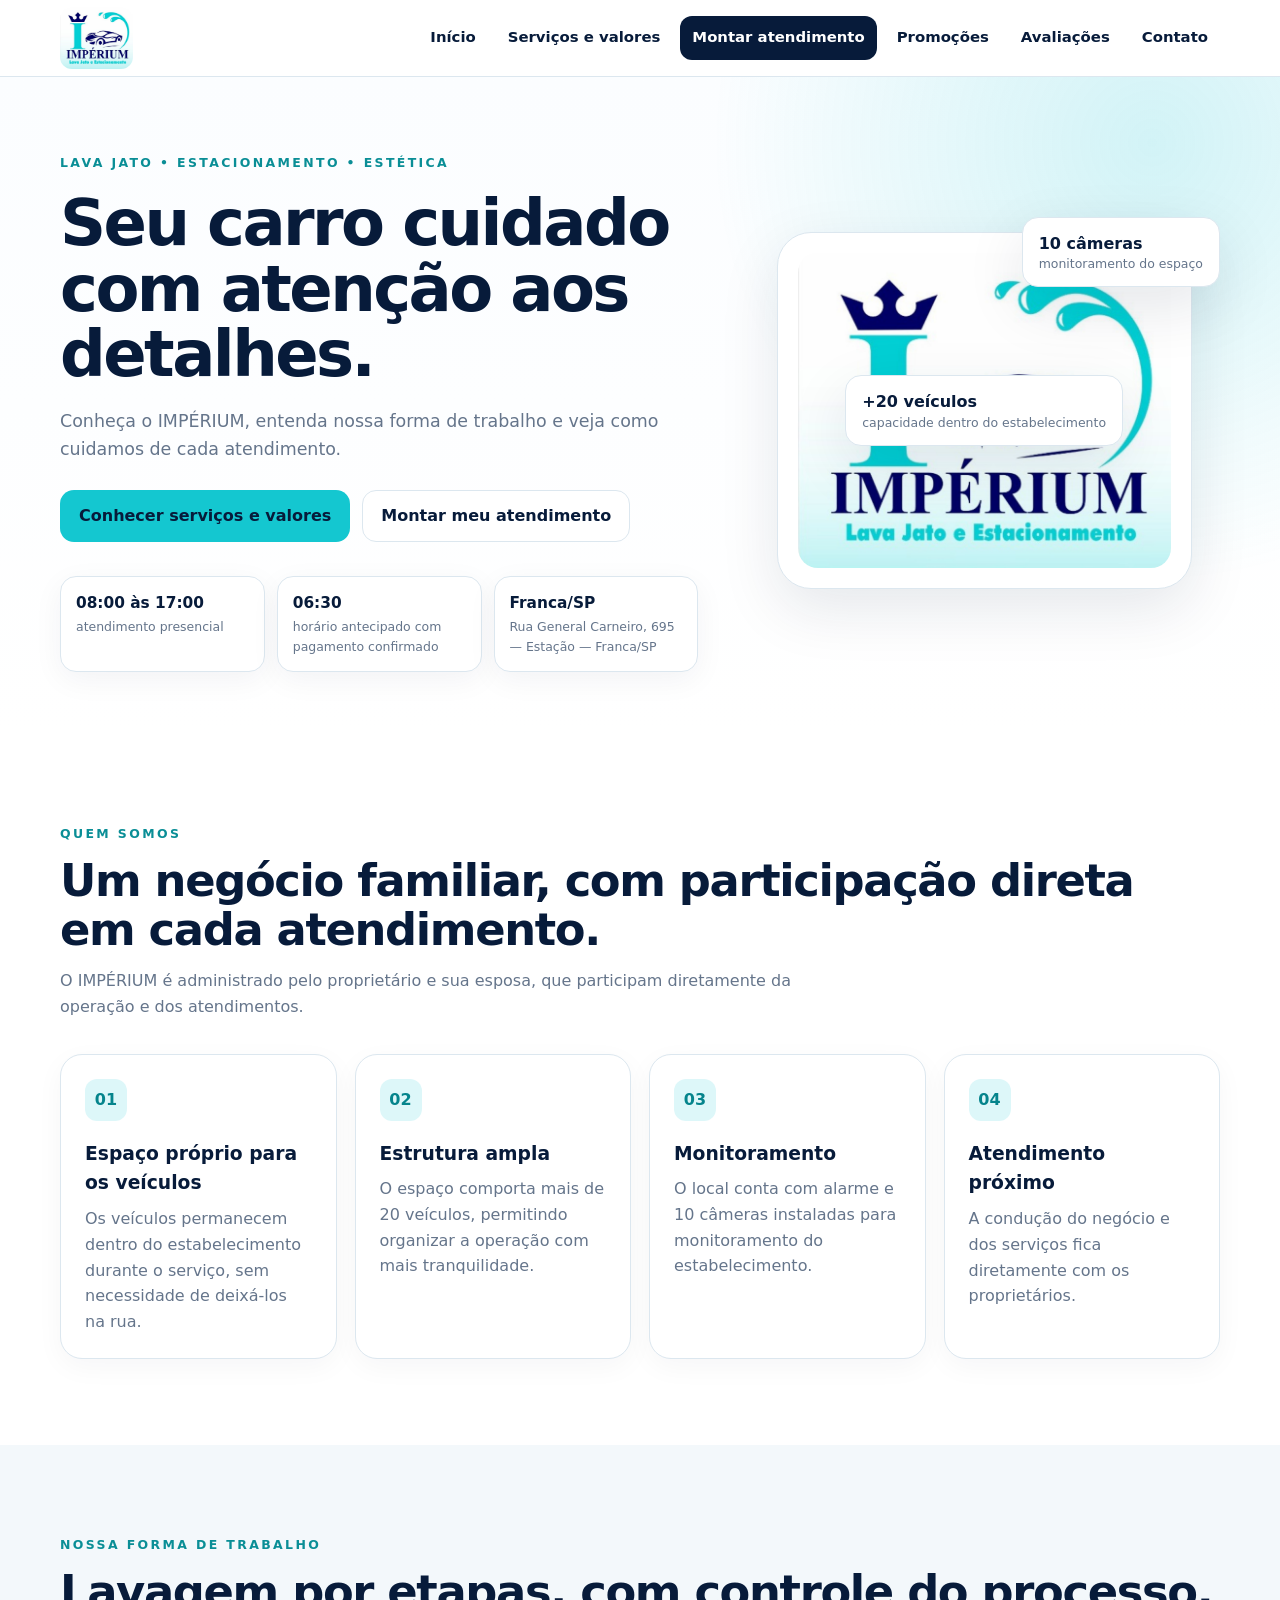
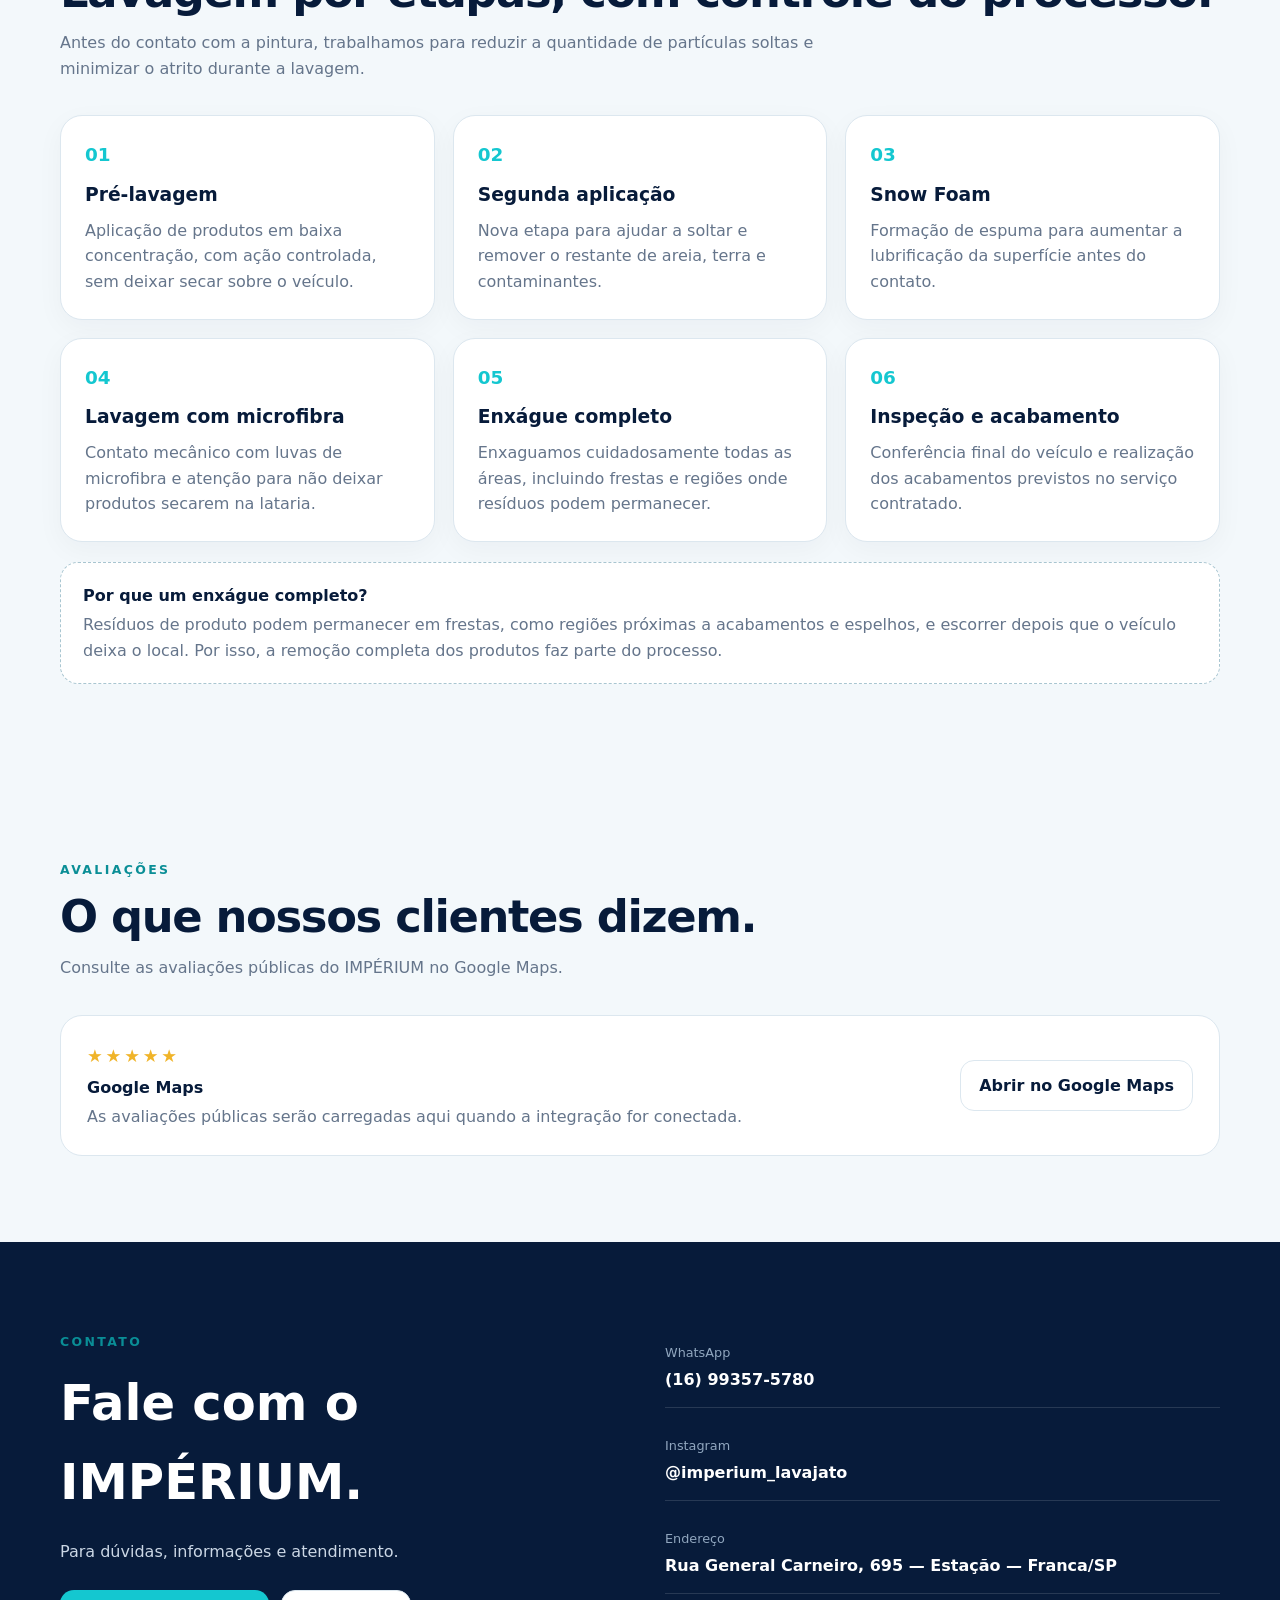
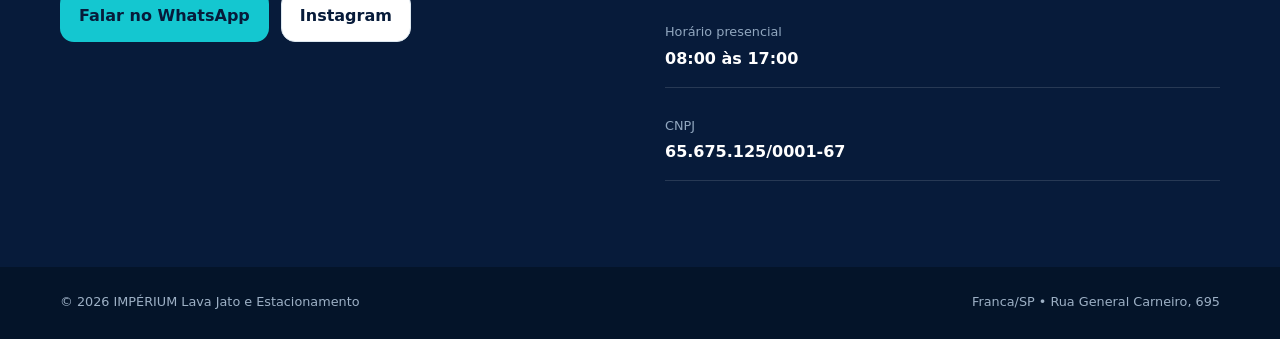
<file: index.html>
<!DOCTYPE html>
<html lang="pt-BR">
<head>
<meta charset="UTF-8"><meta name="viewport" content="width=device-width, initial-scale=1.0"><meta name="theme-color" content="#071b3a">
<meta id="meta-description" name="description" content="IMPÉRIUM Lava Jato e Estacionamento — Franca/SP."><title id="page-title">IMPÉRIUM | Lava Jato e Estacionamento</title>
<link rel="icon" type="image/jpeg" href="logo-imperium.jpg"><link rel="stylesheet" href="style.css">
</head>
<body>
<header class="site-header"><div class="container nav-wrap"><a class="brand" href="index.html"><img src="logo-imperium.jpg" alt="IMPÉRIUM Lava Jato e Estacionamento"></a><button class="menu-toggle" type="button" aria-label="Abrir menu">☰</button><nav class="main-nav"><a href="index.html">Início</a><a href="servicos.html">Serviços e valores</a><a href="montar.html" class="nav-cta">Montar atendimento</a><a href="promocoes.html">Promoções</a><a href="#avaliacoes">Avaliações</a><a href="#contato">Contato</a></nav></div></header>
<main>
<section class="hero" id="inicio"><div class="container hero-grid"><div class="hero-copy"><span class="eyebrow" data-config="hero_eyebrow">LAVA JATO • ESTACIONAMENTO • ESTÉTICA</span><h1 data-config="hero_titulo">Seu carro cuidado com atenção aos detalhes.</h1><p data-config="hero_texto">Conheça o IMPÉRIUM, entenda nossa forma de trabalho e veja como cuidamos de cada atendimento.</p><div class="hero-actions"><a class="btn btn-primary" href="servicos.html" data-config="hero_botao_servicos">Conhecer serviços e valores</a><a class="btn btn-secondary" href="montar.html" data-config="hero_botao_montar">Montar meu atendimento</a></div><div class="quick-info"><div><strong data-config="horario_presencial">08:00 às 17:00</strong><span>atendimento presencial</span></div><div><strong data-config="horario_antecipado">06:30</strong><span>horário antecipado com pagamento confirmado</span></div><div><strong>Franca/SP</strong><span data-config="endereco">Rua General Carneiro, 695 — Estação — Franca/SP</span></div></div></div><div class="hero-visual"><div class="logo-frame"><img src="logo-imperium.jpg" alt="IMPÉRIUM"></div><div class="hero-badge"><strong data-config="capacidade_veiculos">+20 veículos</strong><span>capacidade dentro do estabelecimento</span></div><div class="hero-badge"><strong data-config="quantidade_cameras">10 câmeras</strong><span>monitoramento do espaço</span></div></div></div></section>
<section class="section" id="empresa"><div class="container"><div class="section-heading"><span class="eyebrow">QUEM SOMOS</span><h2 data-config="quem_somos_titulo">Um negócio familiar, com participação direta em cada atendimento.</h2><p data-config="quem_somos_texto">O IMPÉRIUM é administrado pelo proprietário e sua esposa, que participam diretamente da operação e dos atendimentos.</p></div><div class="feature-grid"><article class="feature-card"><div class="icon">01</div><h3 data-config="empresa_card_1_titulo">Espaço próprio para os veículos</h3><p data-config="empresa_card_1_texto">Os veículos permanecem dentro do estabelecimento durante o serviço, sem necessidade de deixá-los na rua.</p></article><article class="feature-card"><div class="icon">02</div><h3 data-config="empresa_card_2_titulo">Estrutura ampla</h3><p data-config="empresa_card_2_texto">O espaço comporta mais de 20 veículos, permitindo organizar a operação com mais tranquilidade.</p></article><article class="feature-card"><div class="icon">03</div><h3 data-config="empresa_card_3_titulo">Monitoramento</h3><p data-config="empresa_card_3_texto">O local conta com alarme e 10 câmeras instaladas para monitoramento do estabelecimento.</p></article><article class="feature-card"><div class="icon">04</div><h3 data-config="empresa_card_4_titulo">Atendimento próximo</h3><p data-config="empresa_card_4_texto">A condução do negócio e dos serviços fica diretamente com os proprietários.</p></article></div></div></section>
<section class="section section-soft" id="processo"><div class="container"><div class="section-heading"><span class="eyebrow">NOSSA FORMA DE TRABALHO</span><h2 data-config="processo_titulo">Lavagem por etapas, com controle do processo.</h2><p data-config="processo_texto">Antes do contato com a pintura, trabalhamos para reduzir a quantidade de partículas soltas e minimizar o atrito durante a lavagem.</p></div><div class="process-grid"><article class="process-card"><span>01</span><h3 data-config="processo_1_titulo">Pré-lavagem</h3><p data-config="processo_1_texto">Aplicação de produtos em baixa concentração, com ação controlada, sem deixar secar sobre o veículo.</p></article><article class="process-card"><span>02</span><h3 data-config="processo_2_titulo">Segunda aplicação</h3><p data-config="processo_2_texto">Nova etapa para ajudar a soltar e remover o restante de areia, terra e contaminantes.</p></article><article class="process-card"><span>03</span><h3 data-config="processo_3_titulo">Snow Foam</h3><p data-config="processo_3_texto">Formação de espuma para aumentar a lubrificação da superfície antes do contato.</p></article><article class="process-card"><span>04</span><h3 data-config="processo_4_titulo">Lavagem com microfibra</h3><p data-config="processo_4_texto">Contato mecânico com luvas de microfibra e atenção para não deixar produtos secarem na lataria.</p></article><article class="process-card"><span>05</span><h3 data-config="processo_5_titulo">Enxágue completo</h3><p data-config="processo_5_texto">Enxaguamos cuidadosamente todas as áreas, incluindo frestas e regiões onde resíduos podem permanecer.</p></article><article class="process-card"><span>06</span><h3 data-config="processo_6_titulo">Inspeção e acabamento</h3><p data-config="processo_6_texto">Conferência final do veículo e realização dos acabamentos previstos no serviço contratado.</p></article></div><div class="process-note"><strong data-config="processo_nota_titulo">Por que um enxágue completo?</strong><p data-config="processo_nota_texto">Resíduos de produto podem permanecer em frestas, como regiões próximas a acabamentos e espelhos, e escorrer depois que o veículo deixa o local. Por isso, a remoção completa dos produtos faz parte do processo.</p></div></div></section>
<section class="section section-soft" id="avaliacoes"><div class="container"><div class="section-heading"><span class="eyebrow">AVALIAÇÕES</span><h2 data-config="avaliacoes_titulo">O que nossos clientes dizem.</h2><p data-config="avaliacoes_texto">Consulte as avaliações públicas do IMPÉRIUM no Google Maps.</p></div><div class="reviews-placeholder"><div class="review-placeholder-main"><span class="stars">★★★★★</span><strong>Google Maps</strong><p>As avaliações públicas serão carregadas aqui quando a integração for conectada.</p></div><a id="google-maps-link" class="btn btn-secondary" href="https://www.google.com/maps/search/?api=1&query=Imperium+Lava+Jato+Franca+SP" target="_blank" rel="noopener">Abrir no Google Maps</a></div></div></section>
<section class="section contact-section" id="contato"><div class="container contact-grid"><div><span class="eyebrow">CONTATO</span><h2 data-config="contato_titulo">Fale com o IMPÉRIUM.</h2><p data-config="contato_texto">Para dúvidas, informações e atendimento.</p><div class="contact-actions"><a id="whatsapp-link" class="btn btn-primary" href="https://wa.me/5516993575780" target="_blank" rel="noopener">Falar no WhatsApp</a><a id="instagram-link" class="btn btn-secondary" href="https://instagram.com/imperium_lavajato" target="_blank" rel="noopener">Instagram</a></div></div><div class="contact-list"><div><span>WhatsApp</span><strong data-config="whatsapp">(16) 99357-5780</strong></div><div><span>Instagram</span><strong data-config="instagram">@imperium_lavajato</strong></div><div><span>Endereço</span><strong data-config="endereco">Rua General Carneiro, 695 — Estação — Franca/SP</strong></div><div><span>Horário presencial</span><strong data-config="horario_presencial">08:00 às 17:00</strong></div><div><span>CNPJ</span><strong data-config="cnpj">65.675.125/0001-67</strong></div></div></div></section>
</main><footer class="site-footer"><div class="container footer-wrap"><span>© <span id="year"></span> <span data-config="nome_empresa">IMPÉRIUM Lava Jato e Estacionamento</span></span><span data-config="endereco">Franca/SP • Rua General Carneiro, 695</span></div></footer><script src="app.js"></script></body></html>
</file>
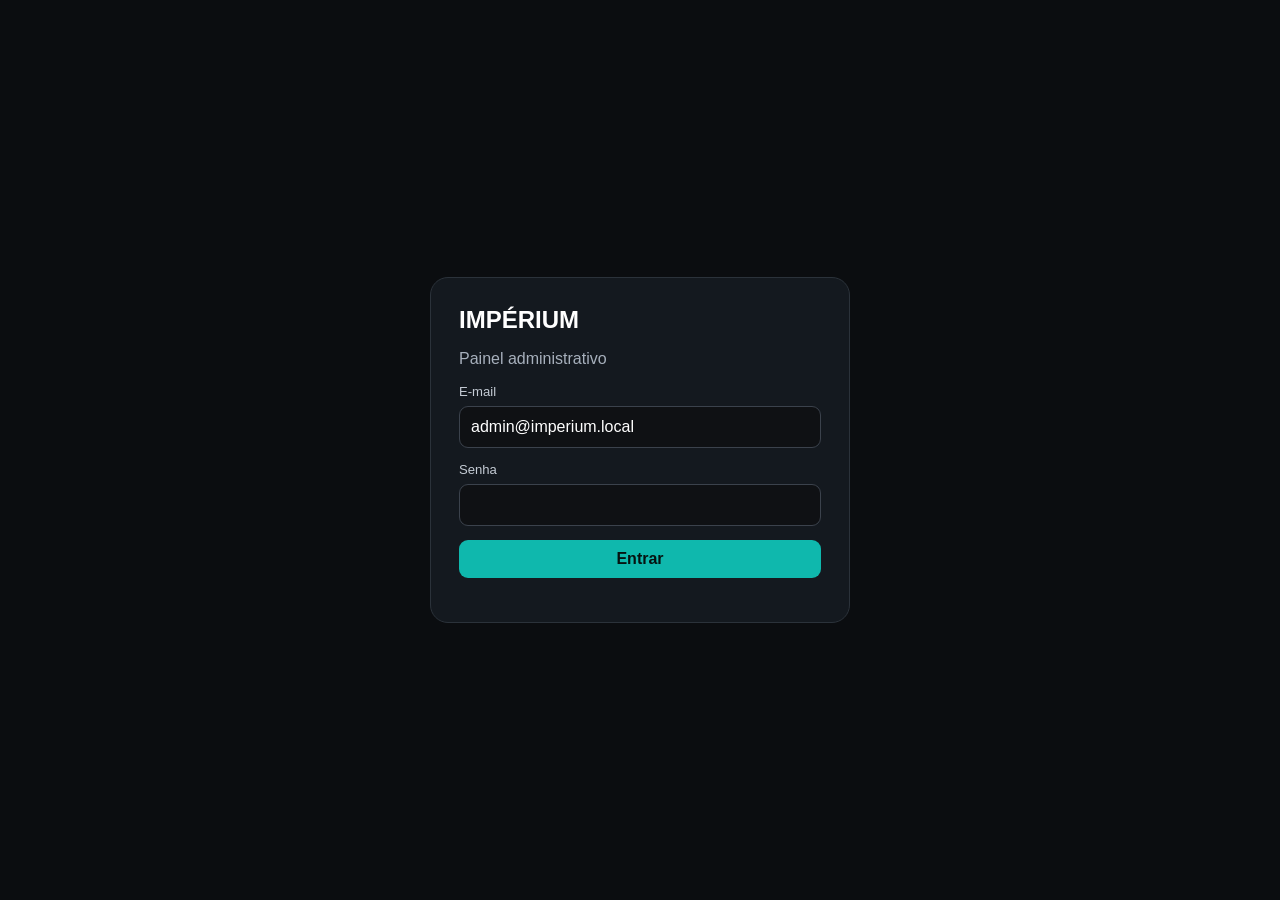
<file: admin-imperium-com-upload-r2.html>
<!doctype html>
<html lang="pt-BR">
<head>
  <meta charset="utf-8">
  <meta name="viewport" content="width=device-width,initial-scale=1">
  <meta name="robots" content="noindex,nofollow">
  <title>Administração | IMPÉRIUM</title>
  <style>
    :root{color-scheme:dark;--bg:#0b0d10;--panel:#14191f;--panel-2:#11151a;--line:#2b323a;--text:#fff;--muted:#a7b0bc;--brand:#0fb8ad;--danger:#8b2d2d}*{box-sizing:border-box}body{margin:0;font-family:Inter,Arial,sans-serif;background:var(--bg);color:var(--text)}button,input,textarea,select{font:inherit}.hidden{display:none!important}.login{min-height:100vh;display:grid;place-items:center;padding:16px}.login-box{width:min(420px,100%);padding:28px;border:1px solid var(--line);border-radius:18px;background:var(--panel)}.login-box h1{margin:0}.muted{color:var(--muted)}.field{display:flex;flex-direction:column;gap:7px;margin-bottom:14px}.field label{font-size:.82rem;color:#c5ccd5}.field input,.field textarea,.field select{width:100%;padding:11px;border:1px solid #3b424c;border-radius:9px;background:#0f1114;color:#fff}.field textarea{min-height:86px;resize:vertical}.btn{border:0;border-radius:9px;padding:10px 14px;cursor:pointer;font-weight:800}.primary{background:var(--brand);color:#061311}.secondary{background:#29313b;color:#fff}.danger{background:var(--danger);color:#fff}.layout{display:flex;min-height:100vh}.sidebar{width:235px;position:fixed;inset:0 auto 0 0;padding:20px;background:var(--panel-2);border-right:1px solid var(--line)}.sidebar h2{margin:0}.nav{margin-top:18px}.nav button{display:block;width:100%;margin:4px 0;padding:11px;border:0;border-radius:8px;background:transparent;color:#cfd5dc;text-align:left;cursor:pointer}.nav button:hover,.nav button.active{background:#1e2832;color:#fff}.main{width:calc(100% - 235px);margin-left:235px;padding:28px}.top{display:flex;justify-content:space-between;align-items:center;gap:16px;margin-bottom:22px}.top h1{margin:0}.panel{padding:20px;margin-bottom:18px;border:1px solid var(--line);border-radius:16px;background:var(--panel)}.grid{display:grid;grid-template-columns:1fr 1fr;gap:14px}.full{grid-column:1/-1}.actions{display:flex;align-items:center;gap:10px;flex-wrap:wrap}.cards{display:grid;grid-template-columns:repeat(4,1fr);gap:12px}.card{padding:16px;border:1px solid var(--line);border-radius:14px;background:var(--panel)}.card strong{display:block;margin-top:5px;font-size:1.6rem}.table-wrap{overflow:auto}.table{width:100%;border-collapse:collapse;min-width:680px}.table th,.table td{padding:10px;border-bottom:1px solid var(--line);text-align:left;vertical-align:top}.table td small{display:block;max-width:280px;white-space:nowrap;overflow:hidden;text-overflow:ellipsis}.status{display:inline-block;padding:4px 8px;border-radius:999px;background:#29313b;font-size:.75rem}.modal{position:fixed;z-index:20;inset:0;display:grid;place-items:center;padding:18px;background:#000b}.modal-box{width:min(780px,100%);max-height:92vh;overflow:auto;padding:22px;border:1px solid #3b424c;border-radius:16px;background:#151a20}.modal-box h2{margin-top:0}.section-copy{margin-top:0}.config-key{font:700 .8rem/1.2 monospace;color:#88d9d5}.image-thumb{width:46px;height:34px;object-fit:cover;border-radius:6px;vertical-align:middle;margin-right:8px}@media(max-width:880px){.cards{grid-template-columns:repeat(2,1fr)}}@media(max-width:650px){.layout{display:block}.sidebar{position:static;width:100%}.main{width:100%;margin:0;padding:17px}.grid,.cards{grid-template-columns:1fr}.top{align-items:flex-start;flex-direction:column}.sidebar .nav{display:flex;gap:4px;overflow:auto}.sidebar .nav button{min-width:max-content}.sidebar .nav #logout{margin-left:auto}}
  </style>
</head>
<body>
  <section id="login" class="login"><div class="login-box"><h1>IMPÉRIUM</h1><p class="muted">Painel administrativo</p><form id="login-form"><div class="field"><label for="login-email">E-mail</label><input id="login-email" type="email" value="admin@imperium.local" autocomplete="username"></div><div class="field"><label for="login-password">Senha</label><input id="login-password" type="password" required autocomplete="current-password"></div><button class="btn primary" style="width:100%">Entrar</button><p id="login-error" role="alert"></p></form></div></section>
  <div id="app" class="layout hidden"><aside class="sidebar"><h2>IMPÉRIUM</h2><p class="muted">Administração</p><nav class="nav"><button data-section="dashboard">Dashboard</button><button data-section="site">Página inicial</button><button data-section="servicos">Serviços</button><button data-section="promocoes">Promoções</button><button data-section="agendamentos">Agendamentos</button><button data-section="clientes">Clientes</button><button id="logout">Sair</button></nav></aside><main class="main"><div class="top"><div><h1 id="section-title">Dashboard</h1><p class="muted section-copy">Controle central do site e da operação.</p></div><button class="btn secondary" id="refresh">Atualizar</button></div><section id="sec-dashboard"></section><section id="sec-site" class="hidden"></section><section id="sec-servicos" class="hidden"></section><section id="sec-promocoes" class="hidden"></section><section id="sec-agendamentos" class="hidden"></section><section id="sec-clientes" class="hidden"></section></main></div>
  <div id="modal" class="modal hidden" role="dialog" aria-modal="true"></div>
  <script>
    "use strict";
    const API="https://imperium-api.imperiumlj.workers.dev";
    let TOKEN=localStorage.getItem("imperium_admin_token")||"";
    let SERVICES=[]; let PROMOTIONS=[]; let CONFIG={};
    const $=(selector,scope=document)=>scope.querySelector(selector);
    const esc=(value)=>String(value??"").replace(/[&<>'"]/g,char=>({"&":"&amp;","<":"&lt;",">":"&gt;","'":"&#039;",'"':"&quot;"})[char]);
    const money=value=>new Intl.NumberFormat("pt-BR",{style:"currency",currency:"BRL"}).format(Number(value)||0);
    async function api(path,opt={}){const response=await fetch(API+path,{...opt,headers:{"Content-Type":"application/json",Authorization:TOKEN?"Bearer "+TOKEN:"",...(opt.headers||{})}});let data={};try{data=await response.json()}catch{}if(!response.ok||data.sucesso===false)throw new Error(data.erro||"Erro na API");return data}
    async function uploadImage(file,pasta="servicos"){if(!file)return null;if(file.size>8*1024*1024)throw new Error("A imagem deve ter no máximo 8 MB.");const allowed=["image/jpeg","image/png","image/webp"];if(!allowed.includes(file.type))throw new Error("Use uma imagem JPG, PNG ou WEBP.");const form=new FormData();form.append("file",file);form.append("pasta",pasta);const response=await fetch(API+"/api/upload",{method:"POST",headers:{Authorization:TOKEN?"Bearer "+TOKEN:""},body:form});let data={};try{data=await response.json()}catch{}if(!response.ok||data.sucesso===false)throw new Error(data.erro||"Não foi possível enviar a imagem.");return data}
    function modal(html){$("#modal").innerHTML='<div class="modal-box">'+html+"</div>";$("#modal").classList.remove("hidden")}
    function closeModal(){$("#modal").classList.add("hidden");$("#modal").innerHTML=""}
    const titles={dashboard:"Dashboard",site:"Página inicial",servicos:"Serviços",promocoes:"Promoções",agendamentos:"Agendamentos",clientes:"Clientes"};
    async function show(section){document.querySelectorAll("main section").forEach(node=>node.classList.add("hidden"));$("#sec-"+section).classList.remove("hidden");$("#section-title").textContent=titles[section]||section;document.querySelectorAll("[data-section]").forEach(button=>button.classList.toggle("active",button.dataset.section===section));await loadSection(section)}
    async function loadSection(section){try{if(section==="dashboard")await dashboard();if(section==="site")await site();if(section==="servicos")await services();if(section==="promocoes")await promotions();if(section==="agendamentos")await bookings();if(section==="clientes")await clients()}catch(error){$("#sec-"+section).innerHTML='<div class="panel">Erro: '+esc(error.message)+"</div>"}}
    async function dashboard(){const d=await api("/api/dashboard");const data=d.dashboard||{};$("#sec-dashboard").innerHTML='<div class="cards"><div class="card">Serviços<strong>'+Number(data.servicos||0)+"</strong></div><div class=\"card\">Promoções<strong>"+Number(data.promocoes||0)+"</strong></div><div class=\"card\">Clientes<strong>"+Number(data.clientes||0)+"</strong></div><div class=\"card\">Agendamentos<strong>"+Number(data.agendamentos||0)+"</strong></div></div>"}
    const labels={nome_empresa:"Nome da empresa",whatsapp:"WhatsApp",instagram:"Instagram",instagram_url:"URL do Instagram",endereco:"Endereço",cnpj:"CNPJ",seo_titulo:"Título SEO",seo_descricao:"Descrição SEO",hero_eyebrow:"Hero — texto superior",hero_titulo:"Hero — título",hero_texto:"Hero — texto",horario_presencial:"Horário presencial",horario_antecipado:"Horário antecipado",motor_aviso:"Aviso da lavagem de motor"};
    async function site(){const d=await api("/api/configuracoes");CONFIG=d.configuracoes||{};const keys=Object.keys(CONFIG).sort();$("#sec-site").innerHTML='<div class="panel"><p class="muted">Altere os textos e parâmetros já cadastrados. As chaves técnicas são exibidas para não perder nenhuma configuração existente.</p><div class="grid">'+keys.map(key=>'<div class="field '+(String(CONFIG[key]).length>90?"full":"")+'"><label>'+esc(labels[key]||key)+' <span class="config-key">'+esc(key)+"</span></label>"+(String(CONFIG[key]).length>90?'<textarea data-config="'+esc(key)+'">'+esc(CONFIG[key])+"</textarea>":'<input data-config="'+esc(key)+'" value="'+esc(CONFIG[key])+'">')+"</div>").join("")+'</div><button class="btn primary" id="save-config">Salvar configurações</button></div>';$("#save-config").onclick=saveConfig}
    async function saveConfig(){const payload={};document.querySelectorAll("[data-config]").forEach(input=>payload[input.dataset.config]=input.value);await api("/api/configuracoes",{method:"PUT",body:JSON.stringify(payload)});alert("Configurações salvas.");await site()}
    async function services(){const d=await api("/api/servicos?admin=1");SERVICES=d.servicos||[];const categoryList=[...new Set(SERVICES.map(service=>String(service.categoria||"Outros").trim()||"Outros"))];$("#sec-servicos").innerHTML='<div class="panel"><div class="actions"><button class="btn primary" id="new-service">Novo serviço</button><span class="muted">Os detalhes salvos aqui aparecem no catálogo e na página “Saiba mais”.</span></div></div><div class="panel"><p class="muted">Categorias cadastradas: '+(categoryList.length?categoryList.map(esc).join(" · "):"nenhuma")+'</p><div class="table-wrap"><table class="table"><thead><tr><th>Serviço</th><th>Categoria</th><th>Preço</th><th>Duração</th><th>Ordem</th><th>Status</th><th>Ações</th></tr></thead><tbody>'+SERVICES.map(service=>'<tr><td>'+(service.imagem?'<img class="image-thumb" src="'+esc(service.imagem)+'" alt="">':"")+'<strong>'+esc(service.nome)+'</strong><small>'+esc(service.descricao_curta||service.descricao||"Sem resumo")+'</small></td><td>'+esc(service.categoria||"Outros")+'</td><td>'+money(service.preco)+(service.preco_tipo==="a_partir_de"?' <span class="status">a partir</span>':"")+'</td><td>'+Number(service.duracao_minutos||0)+' min</td><td>'+Number(service.ordem||0)+'</td><td>'+(Number(service.ativo)===1?"Ativo":"Inativo")+'</td><td><button class="btn secondary" data-edit-service="'+Number(service.id)+'">Editar</button> <button class="btn danger" data-disable-service="'+Number(service.id)+'">Desativar</button></td></tr>').join("")+'</tbody></table></div></div>';$("#new-service").onclick=()=>openService();document.querySelectorAll("[data-edit-service]").forEach(button=>button.onclick=()=>openService(Number(button.dataset.editService)));document.querySelectorAll("[data-disable-service]").forEach(button=>button.onclick=()=>deleteService(Number(button.dataset.disableService)))}
    function openService(id){const service=SERVICES.find(item=>Number(item.id)===Number(id))||{};const categories=[...new Set(SERVICES.map(item=>item.categoria).filter(Boolean))];const short=service.descricao_curta||service.descricao||"";const complete=service.descricao_completa||service.descricao||"";modal(`<h2>${id?"Editar":"Novo"} serviço</h2><p class="muted">Use uma linha por item incluso. O catálogo usa a descrição curta; a página individual usa a completa.</p><div class="grid"><div class="field"><label>Nome *</label><input id="sf-name" value="${esc(service.nome||"")}"></div><div class="field"><label>Categoria *</label><input id="sf-category" list="categories" value="${esc(service.categoria||"Lavagem")}"><datalist id="categories">${categories.map(category=>`<option value="${esc(category)}">`).join("")}</datalist></div><div class="field full"><label>Imagem do serviço</label><input id="sf-image-file" type="file" accept="image/jpeg,image/png,image/webp"><small class="muted">JPG, PNG ou WEBP • máximo 8 MB.</small><div id="sf-image-preview" style="margin-top:8px">${service.imagem?`<img src="${esc(service.imagem)}" alt="" style="display:block;max-width:220px;max-height:140px;border-radius:10px;object-fit:cover;border:1px solid #2b323a">`:''}</div><input id="sf-image" type="hidden" value="${esc(service.imagem||"")}"></div><div class="field full"><label>Descrição curta</label><textarea id="sf-short">${esc(short)}</textarea></div><div class="field full"><label>Descrição completa</label><textarea id="sf-complete">${esc(complete)}</textarea></div><div class="field full"><label>O que está incluído</label><textarea id="sf-items" placeholder="Um item por linha">${esc(service.itens_inclusos||"")}</textarea></div><div class="field full"><label>Observações, indicações ou restrições</label><textarea id="sf-notes">${esc(service.observacoes||"")}</textarea></div><div class="field"><label>Preço *</label><input id="sf-price" type="number" min="0" step="0.01" value="${Number(service.preco||0)}"></div><div class="field"><label>Tipo de preço</label><select id="sf-price-type"><option value="fixo" ${service.preco_tipo!=="a_partir_de"?"selected":""}>Preço fixo</option><option value="a_partir_de" ${service.preco_tipo==="a_partir_de"?"selected":""}>A partir de</option></select></div><div class="field"><label>Duração (minutos)</label><input id="sf-duration" type="number" min="0" step="1" value="${Number(service.duracao_minutos||0)}"></div><div class="field"><label>Ordem de exibição</label><input id="sf-order" type="number" step="1" value="${Number(service.ordem||0)}"></div><div class="field"><label><input id="sf-active" type="checkbox" ${Number(service.ativo||0)===1||!id?"checked":""}> Serviço ativo no site</label></div></div><div class="actions"><button class="btn primary" id="save-service">Salvar serviço</button><button class="btn secondary" id="cancel-service">Cancelar</button></div>`);$("#sf-image-file").onchange=()=>{const file=$("#sf-image-file").files[0];if(!file)return;const preview=$("#sf-image-preview");const url=URL.createObjectURL(file);preview.innerHTML='<img src="'+url+'" alt="" style="display:block;max-width:220px;max-height:140px;border-radius:10px;object-fit:cover;border:1px solid #2b323a">'};$("#save-service").onclick=()=>saveService(id);$("#cancel-service").onclick=closeModal}
    async function saveService(id){const nome=$("#sf-name").value.trim(),categoria=$("#sf-category").value.trim();if(!nome||!categoria){alert("Preencha o nome e a categoria.");return}try{const file=$("#sf-image-file")?.files?.[0];let imagem=$("#sf-image").value.trim();if(file){const upload=await uploadImage(file,"servicos");imagem=upload.url||""}const short=$("#sf-short").value.trim();const body={nome,categoria,imagem,descricao:short,descricao_curta:short,descricao_completa:$("#sf-complete").value.trim(),itens_inclusos:$("#sf-items").value.trim(),observacoes:$("#sf-notes").value.trim(),preco:Number($("#sf-price").value||0),preco_tipo:$("#sf-price-type").value,duracao_minutos:Number($("#sf-duration").value||0),ordem:Number($("#sf-order").value||0),ativo:$("#sf-active").checked?1:0};await api(id?"/api/servicos/"+id:"/api/servicos",{method:id?"PUT":"POST",body:JSON.stringify(body)});closeModal();await services()}catch(error){alert(error.message||"Não foi possível salvar o serviço.")}}
    async function deleteService(id){if(!confirm("Desativar este serviço? Ele deixará de aparecer para os clientes."))return;await api("/api/servicos/"+id,{method:"DELETE"});await services()}
    async function promotions(){const d=await api("/api/promocoes?admin=1");PROMOTIONS=d.promocoes||[];$("#sec-promocoes").innerHTML='<div class="panel"><button class="btn primary" id="new-promotion">Nova promoção</button></div><div class="panel table-wrap"><table class="table"><thead><tr><th>Título</th><th>Preço</th><th>Período</th><th>Status</th><th>Ações</th></tr></thead><tbody>'+PROMOTIONS.map(promo=>'<tr><td>'+esc(promo.titulo)+'</td><td>'+money(promo.preco)+'</td><td>'+esc(promo.data_inicio||"-")+" → "+esc(promo.data_fim||"-")+'</td><td>'+(Number(promo.ativo)===1?"Ativa":"Inativa")+'</td><td><button class="btn secondary" data-edit-promo="'+Number(promo.id)+'">Editar</button> <button class="btn danger" data-delete-promo="'+Number(promo.id)+'">Desativar</button></td></tr>').join("")+'</tbody></table></div>';$("#new-promotion").onclick=()=>openPromotion();document.querySelectorAll("[data-edit-promo]").forEach(button=>button.onclick=()=>openPromotion(Number(button.dataset.editPromo)));document.querySelectorAll("[data-delete-promo]").forEach(button=>button.onclick=()=>deletePromotion(Number(button.dataset.deletePromo)))}
    function openPromotion(id){const promo=PROMOTIONS.find(item=>Number(item.id)===Number(id))||{};modal(`<h2>${id?"Editar":"Nova"} promoção</h2><div class="grid"><div class="field"><label>Título *</label><input id="pf-title" value="${esc(promo.titulo||"")}"></div><div class="field"><label>Imagem — URL pública</label><input id="pf-image" type="url" value="${esc(promo.imagem||"")}"></div><div class="field"><label>Preço promocional</label><input id="pf-price" type="number" min="0" step="0.01" value="${Number(promo.preco||0)}"></div><div class="field"><label>Preço anterior</label><input id="pf-previous" type="number" min="0" step="0.01" value="${Number(promo.preco_anterior||0)}"></div><div class="field"><label>Início</label><input id="pf-start" type="date" value="${esc(promo.data_inicio||"")}"></div><div class="field"><label>Fim</label><input id="pf-end" type="date" value="${esc(promo.data_fim||"")}"></div><div class="field full"><label>Descrição</label><textarea id="pf-description">${esc(promo.descricao||"")}</textarea></div><div class="field"><label><input id="pf-active" type="checkbox" ${Number(promo.ativo||0)===1||!id?"checked":""}> Promoção ativa</label></div></div><div class="actions"><button class="btn primary" id="save-promotion">Salvar</button><button class="btn secondary" id="cancel-promotion">Cancelar</button></div>`);$("#save-promotion").onclick=()=>savePromotion(id);$("#cancel-promotion").onclick=closeModal}
    async function savePromotion(id){const titulo=$("#pf-title").value.trim();if(!titulo){alert("Preencha o título da promoção.");return}const body={titulo,imagem:$("#pf-image").value.trim(),descricao:$("#pf-description").value.trim(),preco:Number($("#pf-price").value||0),preco_anterior:Number($("#pf-previous").value)||null,data_inicio:$("#pf-start").value||null,data_fim:$("#pf-end").value||null,ativo:$("#pf-active").checked?1:0};await api(id?"/api/promocoes/"+id:"/api/promocoes",{method:id?"PUT":"POST",body:JSON.stringify(body)});closeModal();await promotions()}
    async function deletePromotion(id){if(!confirm("Desativar esta promoção?"))return;await api("/api/promocoes/"+id,{method:"DELETE"});await promotions()}
    async function bookings(){const d=await api("/api/agendamentos");const rows=d.agendamentos||[];const body=rows.map(row=>`<tr><td><strong>${esc(row.cliente||"-")}</strong><small>${esc(row.telefone||"")}</small></td><td>${esc(row.data||"-")}<small>${esc(row.hora_inicio||"")} — ${esc(row.hora_fim||"")}</small></td><td>${esc(row.servicos_nomes||"-")}</td><td>${money(row.total)}</td><td><span class="status">${esc(row.status||"pendente")}</span></td><td><button class="btn secondary" data-edit-booking="${Number(row.id)}">Editar</button></td></tr>`).join("");$("#sec-agendamentos").innerHTML='<div class="panel table-wrap"><table class="table"><thead><tr><th>Cliente</th><th>Data e horário</th><th>Serviços</th><th>Valor</th><th>Status</th><th></th></tr></thead><tbody>'+body+'</tbody></table></div>';document.querySelectorAll("[data-edit-booking]").forEach(button=>button.onclick=()=>openBooking(Number(button.dataset.editBooking),rows))}
    function openBooking(id,rows){const booking=rows.find(item=>Number(item.id)===Number(id));if(!booking)return;modal(`<h2>Agendamento #${booking.id}</h2><p><strong>${esc(booking.cliente||"-")}</strong> — ${esc(booking.data)} às ${esc(booking.hora_inicio||"")}</p><p class="muted">Ligação se antecipar: ${Number(booking.receber_ligacao_antecipacao)===1?"Sim":"Não"} · Ciência motor: ${Number(booking.ciencia_lavagem_motor)===1?"Sim":"Não"} · Pagamento: ${Number(booking.pagamento_confirmado)===1?"Confirmado":"Pendente"}</p><div class="field"><label>Status</label><select id="bf-status"><option value="pendente">Pendente</option><option value="agendado">Agendado</option><option value="confirmado">Confirmado</option><option value="em_andamento">Em andamento</option><option value="concluido">Concluído</option><option value="cancelado">Cancelado</option></select></div><div class="field"><label>Observações</label><textarea id="bf-notes">${esc(booking.observacoes||"")}</textarea></div><div class="actions"><button class="btn primary" id="save-booking">Salvar</button><button class="btn secondary" id="cancel-booking">Cancelar</button></div>`);$("#bf-status").value=booking.status||"pendente";$("#save-booking").onclick=()=>saveBooking(id);$("#cancel-booking").onclick=closeModal}
    async function saveBooking(id){await api("/api/agendamentos/"+id,{method:"PUT",body:JSON.stringify({status:$("#bf-status").value,observacoes:$("#bf-notes").value})});closeModal();await bookings()}
    async function clients(){const d=await api("/api/clientes");const rows=d.clientes||[];$("#sec-clientes").innerHTML='<div class="panel table-wrap"><table class="table"><thead><tr><th>Nome</th><th>WhatsApp</th><th>E-mail</th><th>Cadastro</th></tr></thead><tbody>'+rows.map(row=>'<tr><td>'+esc(row.nome)+'</td><td>'+esc(row.telefone||"-")+'</td><td>'+esc(row.email||"-")+'</td><td>'+esc(row.criado_em||"-")+'</td></tr>').join("")+'</tbody></table></div>'}
    async function login(event){event.preventDefault();try{const d=await api("/api/login",{method:"POST",body:JSON.stringify({email:$("#login-email").value,password:$("#login-password").value})});TOKEN=d.token;localStorage.setItem("imperium_admin_token",TOKEN);openApp()}catch(error){$("#login-error").textContent=error.message;$("#login-error").style.color="#ff8f8f"}}
    function logout(){TOKEN="";localStorage.removeItem("imperium_admin_token");location.reload()}
    function openApp(){$("#login").classList.add("hidden");$("#app").classList.remove("hidden");show("dashboard")}
    $("#login-form").onsubmit=login;$("#logout").onclick=logout;$("#refresh").onclick=()=>{const section=$("main section:not(.hidden)").id.replace("sec-","");loadSection(section)};document.querySelectorAll("[data-section]").forEach(button=>button.onclick=()=>show(button.dataset.section));if(TOKEN)openApp();
  </script>
</body>
</html>
</file>
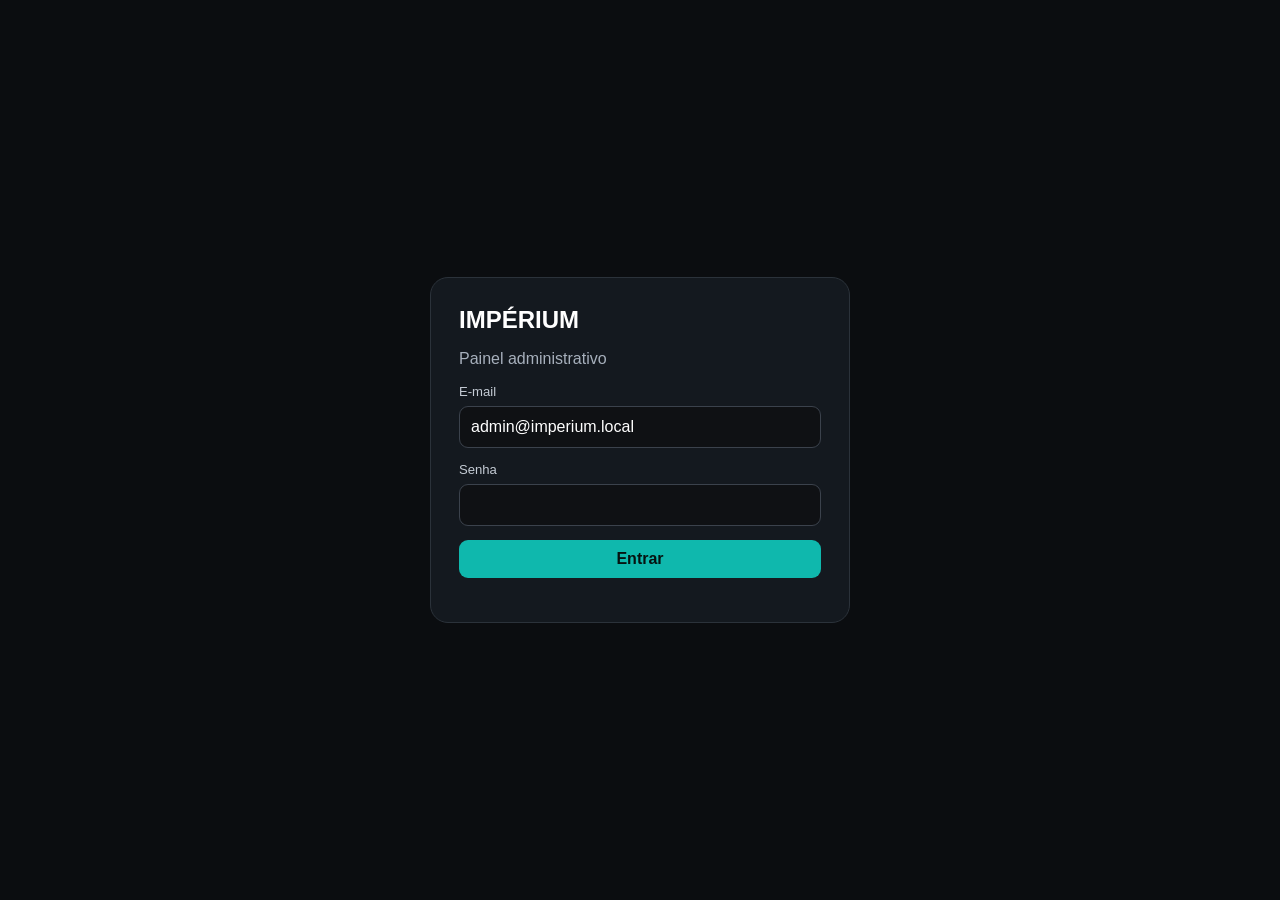
<file: admin.html>
<!doctype html>
<html lang="pt-BR">
<head>
  <meta charset="utf-8">
  <meta name="viewport" content="width=device-width,initial-scale=1">
  <meta name="robots" content="noindex,nofollow">
  <title>Administração | IMPÉRIUM</title>
  <style>
    :root{color-scheme:dark;--bg:#0b0d10;--panel:#14191f;--panel-2:#11151a;--line:#2b323a;--text:#fff;--muted:#a7b0bc;--brand:#0fb8ad;--danger:#8b2d2d}*{box-sizing:border-box}body{margin:0;font-family:Inter,Arial,sans-serif;background:var(--bg);color:var(--text)}button,input,textarea,select{font:inherit}.hidden{display:none!important}.login{min-height:100vh;display:grid;place-items:center;padding:16px}.login-box{width:min(420px,100%);padding:28px;border:1px solid var(--line);border-radius:18px;background:var(--panel)}.login-box h1{margin:0}.muted{color:var(--muted)}.field{display:flex;flex-direction:column;gap:7px;margin-bottom:14px}.field label{font-size:.82rem;color:#c5ccd5}.field input,.field textarea,.field select{width:100%;padding:11px;border:1px solid #3b424c;border-radius:9px;background:#0f1114;color:#fff}.field textarea{min-height:86px;resize:vertical}.btn{border:0;border-radius:9px;padding:10px 14px;cursor:pointer;font-weight:800}.primary{background:var(--brand);color:#061311}.secondary{background:#29313b;color:#fff}.danger{background:var(--danger);color:#fff}.layout{display:flex;min-height:100vh}.sidebar{width:235px;position:fixed;inset:0 auto 0 0;padding:20px;background:var(--panel-2);border-right:1px solid var(--line)}.sidebar h2{margin:0}.nav{margin-top:18px}.nav button{display:block;width:100%;margin:4px 0;padding:11px;border:0;border-radius:8px;background:transparent;color:#cfd5dc;text-align:left;cursor:pointer}.nav button:hover,.nav button.active{background:#1e2832;color:#fff}.main{width:calc(100% - 235px);margin-left:235px;padding:28px}.top{display:flex;justify-content:space-between;align-items:center;gap:16px;margin-bottom:22px}.top h1{margin:0}.panel{padding:20px;margin-bottom:18px;border:1px solid var(--line);border-radius:16px;background:var(--panel)}.grid{display:grid;grid-template-columns:1fr 1fr;gap:14px}.full{grid-column:1/-1}.actions{display:flex;align-items:center;gap:10px;flex-wrap:wrap}.cards{display:grid;grid-template-columns:repeat(4,1fr);gap:12px}.card{padding:16px;border:1px solid var(--line);border-radius:14px;background:var(--panel)}.card strong{display:block;margin-top:5px;font-size:1.6rem}.table-wrap{overflow:auto}.table{width:100%;border-collapse:collapse;min-width:680px}.table th,.table td{padding:10px;border-bottom:1px solid var(--line);text-align:left;vertical-align:top}.table td small{display:block;max-width:280px;white-space:nowrap;overflow:hidden;text-overflow:ellipsis}.status{display:inline-block;padding:4px 8px;border-radius:999px;background:#29313b;font-size:.75rem}.modal{position:fixed;z-index:20;inset:0;display:grid;place-items:center;padding:18px;background:#000b}.modal-box{width:min(780px,100%);max-height:92vh;overflow:auto;padding:22px;border:1px solid #3b424c;border-radius:16px;background:#151a20}.modal-box h2{margin-top:0}.section-copy{margin-top:0}.config-key{font:700 .8rem/1.2 monospace;color:#88d9d5}.image-thumb{width:46px;height:34px;object-fit:cover;border-radius:6px;vertical-align:middle;margin-right:8px}@media(max-width:880px){.cards{grid-template-columns:repeat(2,1fr)}}@media(max-width:650px){.layout{display:block}.sidebar{position:static;width:100%}.main{width:100%;margin:0;padding:17px}.grid,.cards{grid-template-columns:1fr}.top{align-items:flex-start;flex-direction:column}.sidebar .nav{display:flex;gap:4px;overflow:auto}.sidebar .nav button{min-width:max-content}.sidebar .nav #logout{margin-left:auto}}
  </style>
</head>
<body>
  <section id="login" class="login"><div class="login-box"><h1>IMPÉRIUM</h1><p class="muted">Painel administrativo</p><form id="login-form"><div class="field"><label for="login-email">E-mail</label><input id="login-email" type="email" value="admin@imperium.local" autocomplete="username"></div><div class="field"><label for="login-password">Senha</label><input id="login-password" type="password" required autocomplete="current-password"></div><button class="btn primary" style="width:100%">Entrar</button><p id="login-error" role="alert"></p></form></div></section>
  <div id="app" class="layout hidden"><aside class="sidebar"><h2>IMPÉRIUM</h2><p class="muted">Administração</p><nav class="nav"><button data-section="dashboard">Dashboard</button><button data-section="site">Página inicial</button><button data-section="servicos">Serviços</button><button data-section="promocoes">Promoções</button><button data-section="agendamentos">Agendamentos</button><button data-section="clientes">Clientes</button><button id="logout">Sair</button></nav></aside><main class="main"><div class="top"><div><h1 id="section-title">Dashboard</h1><p class="muted section-copy">Controle central do site e da operação.</p></div><button class="btn secondary" id="refresh">Atualizar</button></div><section id="sec-dashboard"></section><section id="sec-site" class="hidden"></section><section id="sec-servicos" class="hidden"></section><section id="sec-promocoes" class="hidden"></section><section id="sec-agendamentos" class="hidden"></section><section id="sec-clientes" class="hidden"></section></main></div>
  <div id="modal" class="modal hidden" role="dialog" aria-modal="true"></div>
  <script>
    "use strict";
    const API="https://imperium-api.imperiumlj.workers.dev";
    let TOKEN=localStorage.getItem("imperium_admin_token")||"";
    let SERVICES=[]; let PROMOTIONS=[]; let CONFIG={};
    const $=(selector,scope=document)=>scope.querySelector(selector);
    const esc=(value)=>String(value??"").replace(/[&<>'"]/g,char=>({"&":"&amp;","<":"&lt;",">":"&gt;","'":"&#039;",'"':"&quot;"})[char]);
    const money=value=>new Intl.NumberFormat("pt-BR",{style:"currency",currency:"BRL"}).format(Number(value)||0);
    async function api(path,opt={}){const response=await fetch(API+path,{...opt,headers:{"Content-Type":"application/json",Authorization:TOKEN?"Bearer "+TOKEN:"",...(opt.headers||{})}});let data={};try{data=await response.json()}catch{}if(!response.ok||data.sucesso===false)throw new Error(data.erro||"Erro na API");return data}
    async function uploadImage(file,pasta="servicos"){if(!file)return null;if(file.size>8*1024*1024)throw new Error("A imagem deve ter no máximo 8 MB.");const allowed=["image/jpeg","image/png","image/webp"];if(!allowed.includes(file.type))throw new Error("Use uma imagem JPG, PNG ou WEBP.");const form=new FormData();form.append("file",file);form.append("pasta",pasta);const response=await fetch(API+"/api/upload",{method:"POST",headers:{Authorization:TOKEN?"Bearer "+TOKEN:""},body:form});let data={};try{data=await response.json()}catch{}if(!response.ok||data.sucesso===false)throw new Error(data.erro||"Não foi possível enviar a imagem.");return data}
    function modal(html){$("#modal").innerHTML='<div class="modal-box">'+html+"</div>";$("#modal").classList.remove("hidden")}
    function closeModal(){$("#modal").classList.add("hidden");$("#modal").innerHTML=""}
    const titles={dashboard:"Dashboard",site:"Página inicial",servicos:"Serviços",promocoes:"Promoções",agendamentos:"Agendamentos",clientes:"Clientes"};
    async function show(section){document.querySelectorAll("main section").forEach(node=>node.classList.add("hidden"));$("#sec-"+section).classList.remove("hidden");$("#section-title").textContent=titles[section]||section;document.querySelectorAll("[data-section]").forEach(button=>button.classList.toggle("active",button.dataset.section===section));await loadSection(section)}
    async function loadSection(section){try{if(section==="dashboard")await dashboard();if(section==="site")await site();if(section==="servicos")await services();if(section==="promocoes")await promotions();if(section==="agendamentos")await bookings();if(section==="clientes")await clients()}catch(error){$("#sec-"+section).innerHTML='<div class="panel">Erro: '+esc(error.message)+"</div>"}}
    async function dashboard(){const d=await api("/api/dashboard");const data=d.dashboard||{};$("#sec-dashboard").innerHTML='<div class="cards"><div class="card">Serviços<strong>'+Number(data.servicos||0)+"</strong></div><div class=\"card\">Promoções<strong>"+Number(data.promocoes||0)+"</strong></div><div class=\"card\">Clientes<strong>"+Number(data.clientes||0)+"</strong></div><div class=\"card\">Agendamentos<strong>"+Number(data.agendamentos||0)+"</strong></div></div>"}
    const labels={nome_empresa:"Nome da empresa",whatsapp:"WhatsApp",instagram:"Instagram",instagram_url:"URL do Instagram",endereco:"Endereço",cnpj:"CNPJ",seo_titulo:"Título SEO",seo_descricao:"Descrição SEO",hero_eyebrow:"Hero — texto superior",hero_titulo:"Hero — título",hero_texto:"Hero — texto",horario_presencial:"Horário presencial",horario_antecipado:"Horário antecipado",motor_aviso:"Aviso da lavagem de motor"};
    async function site(){const d=await api("/api/configuracoes");CONFIG=d.configuracoes||{};const keys=Object.keys(CONFIG).sort();$("#sec-site").innerHTML='<div class="panel"><p class="muted">Altere os textos e parâmetros já cadastrados. As chaves técnicas são exibidas para não perder nenhuma configuração existente.</p><div class="grid">'+keys.map(key=>'<div class="field '+(String(CONFIG[key]).length>90?"full":"")+'"><label>'+esc(labels[key]||key)+' <span class="config-key">'+esc(key)+"</span></label>"+(String(CONFIG[key]).length>90?'<textarea data-config="'+esc(key)+'">'+esc(CONFIG[key])+"</textarea>":'<input data-config="'+esc(key)+'" value="'+esc(CONFIG[key])+'">')+"</div>").join("")+'</div><button class="btn primary" id="save-config">Salvar configurações</button></div>';$("#save-config").onclick=saveConfig}
    async function saveConfig(){const payload={};document.querySelectorAll("[data-config]").forEach(input=>payload[input.dataset.config]=input.value);await api("/api/configuracoes",{method:"PUT",body:JSON.stringify(payload)});alert("Configurações salvas.");await site()}
    async function services(){const d=await api("/api/servicos?admin=1");SERVICES=d.servicos||[];const categoryList=[...new Set(SERVICES.map(service=>String(service.categoria||"Outros").trim()||"Outros"))];$("#sec-servicos").innerHTML='<div class="panel"><div class="actions"><button class="btn primary" id="new-service">Novo serviço</button><span class="muted">Os detalhes salvos aqui aparecem no catálogo e na página “Saiba mais”.</span></div></div><div class="panel"><p class="muted">Categorias cadastradas: '+(categoryList.length?categoryList.map(esc).join(" · "):"nenhuma")+'</p><div class="table-wrap"><table class="table"><thead><tr><th>Serviço</th><th>Categoria</th><th>Preço</th><th>Duração</th><th>Ordem</th><th>Status</th><th>Ações</th></tr></thead><tbody>'+SERVICES.map(service=>'<tr><td>'+(service.imagem?'<img class="image-thumb" src="'+esc(service.imagem)+'" alt="">':"")+'<strong>'+esc(service.nome)+'</strong><small>'+esc(service.descricao_curta||service.descricao||"Sem resumo")+'</small></td><td>'+esc(service.categoria||"Outros")+'</td><td>'+money(service.preco)+(service.preco_tipo==="a_partir_de"?' <span class="status">a partir</span>':"")+'</td><td>'+Number(service.duracao_minutos||0)+' min</td><td>'+Number(service.ordem||0)+'</td><td>'+(Number(service.ativo)===1?"Ativo":"Inativo")+'</td><td><button class="btn secondary" data-edit-service="'+Number(service.id)+'">Editar</button> <button class="btn danger" data-disable-service="'+Number(service.id)+'">Desativar</button></td></tr>').join("")+'</tbody></table></div></div>';$("#new-service").onclick=()=>openService();document.querySelectorAll("[data-edit-service]").forEach(button=>button.onclick=()=>openService(Number(button.dataset.editService)));document.querySelectorAll("[data-disable-service]").forEach(button=>button.onclick=()=>deleteService(Number(button.dataset.disableService)))}
    function openService(id){const service=SERVICES.find(item=>Number(item.id)===Number(id))||{};const categories=[...new Set(SERVICES.map(item=>item.categoria).filter(Boolean))];const short=service.descricao_curta||service.descricao||"";const complete=service.descricao_completa||service.descricao||"";modal(`<h2>${id?"Editar":"Novo"} serviço</h2><p class="muted">Use uma linha por item incluso. O catálogo usa a descrição curta; a página individual usa a completa.</p><div class="grid"><div class="field"><label>Nome *</label><input id="sf-name" value="${esc(service.nome||"")}"></div><div class="field"><label>Categoria *</label><input id="sf-category" list="categories" value="${esc(service.categoria||"Lavagem")}"><datalist id="categories">${categories.map(category=>`<option value="${esc(category)}">`).join("")}</datalist></div><div class="field full"><label>Imagem do serviço</label><input id="sf-image-file" type="file" accept="image/jpeg,image/png,image/webp"><small class="muted">JPG, PNG ou WEBP • máximo 8 MB.</small><div id="sf-image-preview" style="margin-top:8px">${service.imagem?`<img src="${esc(service.imagem)}" alt="" style="display:block;max-width:220px;max-height:140px;border-radius:10px;object-fit:cover;border:1px solid #2b323a">`:''}</div><input id="sf-image" type="hidden" value="${esc(service.imagem||"")}"></div><div class="field full"><label>Descrição curta</label><textarea id="sf-short">${esc(short)}</textarea></div><div class="field full"><label>Descrição completa</label><textarea id="sf-complete">${esc(complete)}</textarea></div><div class="field full"><label>O que está incluído</label><textarea id="sf-items" placeholder="Um item por linha">${esc(service.itens_inclusos||"")}</textarea></div><div class="field full"><label>Observações, indicações ou restrições</label><textarea id="sf-notes">${esc(service.observacoes||"")}</textarea></div><div class="field"><label>Preço *</label><input id="sf-price" type="number" min="0" step="0.01" value="${Number(service.preco||0)}"></div><div class="field"><label>Tipo de preço</label><select id="sf-price-type"><option value="fixo" ${service.preco_tipo!=="a_partir_de"?"selected":""}>Preço fixo</option><option value="a_partir_de" ${service.preco_tipo==="a_partir_de"?"selected":""}>A partir de</option></select></div><div class="field"><label>Duração (minutos)</label><input id="sf-duration" type="number" min="0" step="1" value="${Number(service.duracao_minutos||0)}"></div><div class="field"><label>Ordem de exibição</label><input id="sf-order" type="number" step="1" value="${Number(service.ordem||0)}"></div><div class="field"><label><input id="sf-active" type="checkbox" ${Number(service.ativo||0)===1||!id?"checked":""}> Serviço ativo no site</label></div></div><div class="actions"><button class="btn primary" id="save-service">Salvar serviço</button><button class="btn secondary" id="cancel-service">Cancelar</button></div>`);$("#sf-image-file").onchange=()=>{const file=$("#sf-image-file").files[0];if(!file)return;const preview=$("#sf-image-preview");const url=URL.createObjectURL(file);preview.innerHTML='<img src="'+url+'" alt="" style="display:block;max-width:220px;max-height:140px;border-radius:10px;object-fit:cover;border:1px solid #2b323a">'};$("#save-service").onclick=()=>saveService(id);$("#cancel-service").onclick=closeModal}
    async function saveService(id){const nome=$("#sf-name").value.trim(),categoria=$("#sf-category").value.trim();if(!nome||!categoria){alert("Preencha o nome e a categoria.");return}try{const file=$("#sf-image-file")?.files?.[0];let imagem=$("#sf-image").value.trim();if(file){const upload=await uploadImage(file,"servicos");imagem=upload.url||""}const short=$("#sf-short").value.trim();const body={nome,categoria,imagem,descricao:short,descricao_curta:short,descricao_completa:$("#sf-complete").value.trim(),itens_inclusos:$("#sf-items").value.trim(),observacoes:$("#sf-notes").value.trim(),preco:Number($("#sf-price").value||0),preco_tipo:$("#sf-price-type").value,duracao_minutos:Number($("#sf-duration").value||0),ordem:Number($("#sf-order").value||0),ativo:$("#sf-active").checked?1:0};await api(id?"/api/servicos/"+id:"/api/servicos",{method:id?"PUT":"POST",body:JSON.stringify(body)});closeModal();await services()}catch(error){alert(error.message||"Não foi possível salvar o serviço.")}}
    async function deleteService(id){if(!confirm("Desativar este serviço? Ele deixará de aparecer para os clientes."))return;await api("/api/servicos/"+id,{method:"DELETE"});await services()}
    async function promotions(){const d=await api("/api/promocoes?admin=1");PROMOTIONS=d.promocoes||[];$("#sec-promocoes").innerHTML='<div class="panel"><button class="btn primary" id="new-promotion">Nova promoção</button></div><div class="panel table-wrap"><table class="table"><thead><tr><th>Título</th><th>Preço</th><th>Período</th><th>Status</th><th>Ações</th></tr></thead><tbody>'+PROMOTIONS.map(promo=>'<tr><td>'+esc(promo.titulo)+'</td><td>'+money(promo.preco)+'</td><td>'+esc(promo.data_inicio||"-")+" → "+esc(promo.data_fim||"-")+'</td><td>'+(Number(promo.ativo)===1?"Ativa":"Inativa")+'</td><td><button class="btn secondary" data-edit-promo="'+Number(promo.id)+'">Editar</button> <button class="btn danger" data-delete-promo="'+Number(promo.id)+'">Desativar</button></td></tr>').join("")+'</tbody></table></div>';$("#new-promotion").onclick=()=>openPromotion();document.querySelectorAll("[data-edit-promo]").forEach(button=>button.onclick=()=>openPromotion(Number(button.dataset.editPromo)));document.querySelectorAll("[data-delete-promo]").forEach(button=>button.onclick=()=>deletePromotion(Number(button.dataset.deletePromo)))}
    function openPromotion(id){const promo=PROMOTIONS.find(item=>Number(item.id)===Number(id))||{};modal(`<h2>${id?"Editar":"Nova"} promoção</h2><div class="grid"><div class="field"><label>Título *</label><input id="pf-title" value="${esc(promo.titulo||"")}"></div><div class="field full"><label>Imagem da promoção</label><input id="pf-image-file" type="file" accept="image/jpeg,image/png,image/webp"><small class="muted">JPG, PNG ou WEBP • máximo 8 MB. A imagem será enviada automaticamente para o R2 ao salvar.</small><div id="pf-image-preview" style="margin-top:8px">${promo.imagem?`<img src="${esc(promo.imagem)}" alt="" style="display:block;max-width:320px;max-height:180px;border-radius:10px;object-fit:cover;border:1px solid #2b323a">`:''}</div><input id="pf-image" type="hidden" value="${esc(promo.imagem||"")}"></div><div class="field"><label>Preço promocional</label><input id="pf-price" type="number" min="0" step="0.01" value="${Number(promo.preco||0)}"></div><div class="field"><label>Preço anterior</label><input id="pf-previous" type="number" min="0" step="0.01" value="${Number(promo.preco_anterior||0)}"></div><div class="field"><label>Início</label><input id="pf-start" type="date" value="${esc(promo.data_inicio||"")}"></div><div class="field"><label>Fim</label><input id="pf-end" type="date" value="${esc(promo.data_fim||"")}"></div><div class="field full"><label>Descrição</label><textarea id="pf-description">${esc(promo.descricao||"")}</textarea></div><div class="field"><label><input id="pf-active" type="checkbox" ${Number(promo.ativo||0)===1||!id?"checked":""}> Promoção ativa</label></div></div><div class="actions"><button class="btn primary" id="save-promotion">Salvar</button><button class="btn secondary" id="cancel-promotion">Cancelar</button></div>`);$("#pf-image-file").onchange=()=>{const file=$("#pf-image-file").files[0];if(!file)return;const preview=$("#pf-image-preview");const url=URL.createObjectURL(file);preview.innerHTML='<img src="'+url+'" alt="" style="display:block;max-width:320px;max-height:180px;border-radius:10px;object-fit:cover;border:1px solid #2b323a">'};$("#save-promotion").onclick=()=>savePromotion(id);$("#cancel-promotion").onclick=closeModal}
    async function savePromotion(id){const titulo=$("#pf-title").value.trim();if(!titulo){alert("Preencha o título da promoção.");return}try{const file=$("#pf-image-file")?.files?.[0];let imagem=$("#pf-image").value.trim();if(file){const upload=await uploadImage(file,"promocoes");imagem=upload.url||""}const body={titulo,imagem,descricao:$("#pf-description").value.trim(),preco:Number($("#pf-price").value||0),preco_anterior:Number($("#pf-previous").value)||null,data_inicio:$("#pf-start").value||null,data_fim:$("#pf-end").value||null,ativo:$("#pf-active").checked?1:0};await api(id?"/api/promocoes/"+id:"/api/promocoes",{method:id?"PUT":"POST",body:JSON.stringify(body)});closeModal();await promotions()}catch(error){alert(error.message||"Não foi possível salvar a promoção.")}}
    async function deletePromotion(id){if(!confirm("Desativar esta promoção?"))return;await api("/api/promocoes/"+id,{method:"DELETE"});await promotions()}
    async function bookings(){const d=await api("/api/agendamentos");const rows=d.agendamentos||[];const body=rows.map(row=>`<tr><td><strong>${esc(row.cliente||"-")}</strong><small>${esc(row.telefone||"")}</small></td><td>${esc(row.data||"-")}<small>${esc(row.hora_inicio||"")} — ${esc(row.hora_fim||"")}</small></td><td>${esc(row.servicos_nomes||"-")}</td><td>${money(row.total)}</td><td><span class="status">${esc(row.status||"pendente")}</span></td><td><button class="btn secondary" data-edit-booking="${Number(row.id)}">Editar</button></td></tr>`).join("");$("#sec-agendamentos").innerHTML='<div class="panel table-wrap"><table class="table"><thead><tr><th>Cliente</th><th>Data e horário</th><th>Serviços</th><th>Valor</th><th>Status</th><th></th></tr></thead><tbody>'+body+'</tbody></table></div>';document.querySelectorAll("[data-edit-booking]").forEach(button=>button.onclick=()=>openBooking(Number(button.dataset.editBooking),rows))}
    function openBooking(id,rows){const booking=rows.find(item=>Number(item.id)===Number(id));if(!booking)return;modal(`<h2>Agendamento #${booking.id}</h2><p><strong>${esc(booking.cliente||"-")}</strong> — ${esc(booking.data)} às ${esc(booking.hora_inicio||"")}</p><p class="muted">Ligação se antecipar: ${Number(booking.receber_ligacao_antecipacao)===1?"Sim":"Não"} · Ciência motor: ${Number(booking.ciencia_lavagem_motor)===1?"Sim":"Não"} · Pagamento: ${Number(booking.pagamento_confirmado)===1?"Confirmado":"Pendente"}</p><div class="field"><label>Status</label><select id="bf-status"><option value="pendente">Pendente</option><option value="agendado">Agendado</option><option value="confirmado">Confirmado</option><option value="em_andamento">Em andamento</option><option value="concluido">Concluído</option><option value="cancelado">Cancelado</option></select></div><div class="field"><label>Observações</label><textarea id="bf-notes">${esc(booking.observacoes||"")}</textarea></div><div class="actions"><button class="btn primary" id="save-booking">Salvar</button><button class="btn secondary" id="cancel-booking">Cancelar</button></div>`);$("#bf-status").value=booking.status||"pendente";$("#save-booking").onclick=()=>saveBooking(id);$("#cancel-booking").onclick=closeModal}
    async function saveBooking(id){await api("/api/agendamentos/"+id,{method:"PUT",body:JSON.stringify({status:$("#bf-status").value,observacoes:$("#bf-notes").value})});closeModal();await bookings()}
    async function clients(){const d=await api("/api/clientes");const rows=d.clientes||[];$("#sec-clientes").innerHTML='<div class="panel table-wrap"><table class="table"><thead><tr><th>Nome</th><th>WhatsApp</th><th>E-mail</th><th>Cadastro</th></tr></thead><tbody>'+rows.map(row=>'<tr><td>'+esc(row.nome)+'</td><td>'+esc(row.telefone||"-")+'</td><td>'+esc(row.email||"-")+'</td><td>'+esc(row.criado_em||"-")+'</td></tr>').join("")+'</tbody></table></div>'}
    async function login(event){event.preventDefault();try{const d=await api("/api/login",{method:"POST",body:JSON.stringify({email:$("#login-email").value,password:$("#login-password").value})});TOKEN=d.token;localStorage.setItem("imperium_admin_token",TOKEN);openApp()}catch(error){$("#login-error").textContent=error.message;$("#login-error").style.color="#ff8f8f"}}
    function logout(){TOKEN="";localStorage.removeItem("imperium_admin_token");location.reload()}
    function openApp(){$("#login").classList.add("hidden");$("#app").classList.remove("hidden");show("dashboard")}
    $("#login-form").onsubmit=login;$("#logout").onclick=logout;$("#refresh").onclick=()=>{const section=$("main section:not(.hidden)").id.replace("sec-","");loadSection(section)};document.querySelectorAll("[data-section]").forEach(button=>button.onclick=()=>show(button.dataset.section));if(TOKEN)openApp();
  </script>
</body>
</html>
</file>
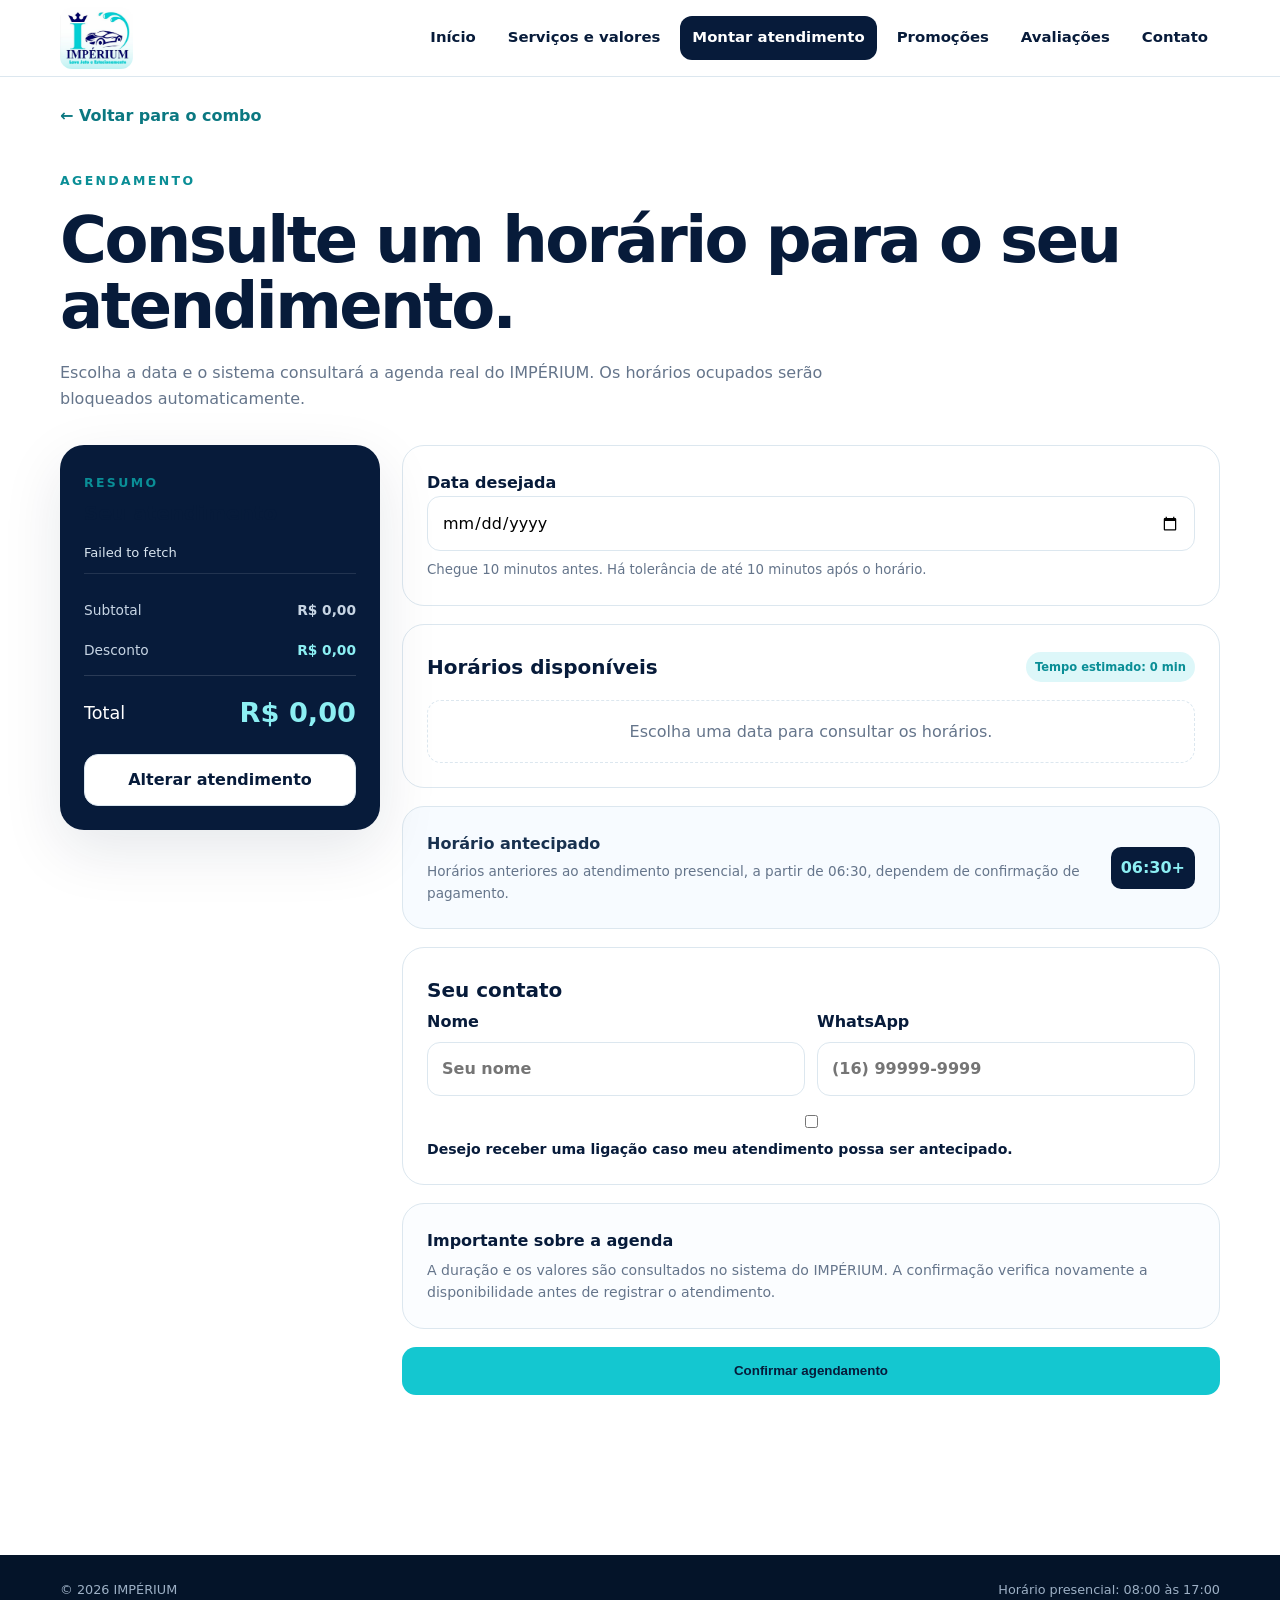
<file: agendamento.html>
<!DOCTYPE html><html lang="pt-BR"><head><meta charset="UTF-8"><meta name="viewport" content="width=device-width,initial-scale=1.0"><meta name="theme-color" content="#071b3a"><title>Agendamento | IMPÉRIUM</title><link rel="icon" href="logo-imperium.jpg"><link rel="stylesheet" href="style.css"></head><body><header class="site-header"><div class="container nav-wrap"><a class="brand" href="index.html"><img src="logo-imperium.jpg" alt="IMPÉRIUM"></a><button class="menu-toggle" type="button">☰</button><nav class="main-nav"><a href="index.html">Início</a><a href="servicos.html">Serviços e valores</a><a href="montar.html" class="nav-cta">Montar atendimento</a><a href="promocoes.html">Promoções</a><a href="index.html#avaliacoes">Avaliações</a><a href="index.html#contato">Contato</a></nav></div></header><main class="page-main"><div class="container page-back"><a href="montar.html">← Voltar para o combo</a></div><section class="section compact-top"><div class="container"><div class="section-heading"><span class="eyebrow">AGENDAMENTO</span><h1>Consulte um horário para o seu atendimento.</h1><p>Escolha a data e o sistema consultará a agenda real do IMPÉRIUM. Os horários ocupados serão bloqueados automaticamente.</p></div><div class="booking-layout"><aside class="booking-summary"><span class="eyebrow">RESUMO</span><h2>Seu atendimento</h2><div id="booking-order" class="selected-items"></div><div class="summary-row"><span>Subtotal</span><strong id="booking-subtotal">R$ 0,00</strong></div><div class="summary-row discount-row"><span>Desconto</span><strong id="booking-discount">R$ 0,00</strong></div><div class="summary-total"><span>Total</span><strong id="booking-total">R$ 0,00</strong></div><a class="btn btn-secondary btn-full" href="montar.html">Alterar atendimento</a></aside><div class="booking-panel"><div class="booking-card"><label for="booking-date">Data desejada</label><input id="booking-date" type="date"><small>Chegue <span data-config="antecedencia_chegada_minutos">10</span> minutos antes. Há tolerância de até <span data-config="tolerancia_minutos">10</span> minutos após o horário.</small></div><div class="booking-card"><div class="booking-card-head"><h2>Horários disponíveis</h2><span id="duration-label" class="status-pill">Tempo estimado: 0 min</span></div><div id="time-slots" class="time-slots"><span class="empty-state">Escolha uma data para consultar os horários.</span></div></div><div class="booking-card early-card"><div><strong>Horário antecipado</strong><p>Horários anteriores ao atendimento presencial, a partir de <span data-config="horario_antecipado">06:30</span>, dependem de confirmação de pagamento.</p></div><span class="early-pill">06:30+</span></div><div class="booking-card"><h2>Seu contato</h2><div class="form-grid"><label>Nome<input id="customer-name" type="text" placeholder="Seu nome"></label><label>WhatsApp<input id="customer-phone" type="tel" placeholder="(16) 99999-9999"></label></div><label class="checkbox-line advance-call"><input id="advance-call" type="checkbox"><span>Desejo receber uma ligação caso meu atendimento possa ser antecipado.</span></label></div><div class="booking-card notice-card"><strong>Importante sobre a agenda</strong><p>A duração e os valores são consultados no sistema do IMPÉRIUM. A confirmação verifica novamente a disponibilidade antes de registrar o atendimento.</p></div><button id="confirm-booking" class="btn btn-primary btn-full" type="button" disabled>Confirmar agendamento</button><p id="booking-feedback" class="feedback" aria-live="polite"></p></div></div></div></section></main><footer class="site-footer"><div class="container footer-wrap"><span>© <span id="year"></span> IMPÉRIUM</span><span>Horário presencial: <span data-config="horario_presencial">08:00 às 17:00</span></span></div></footer><script src="app.js"></script></body></html>
</file>
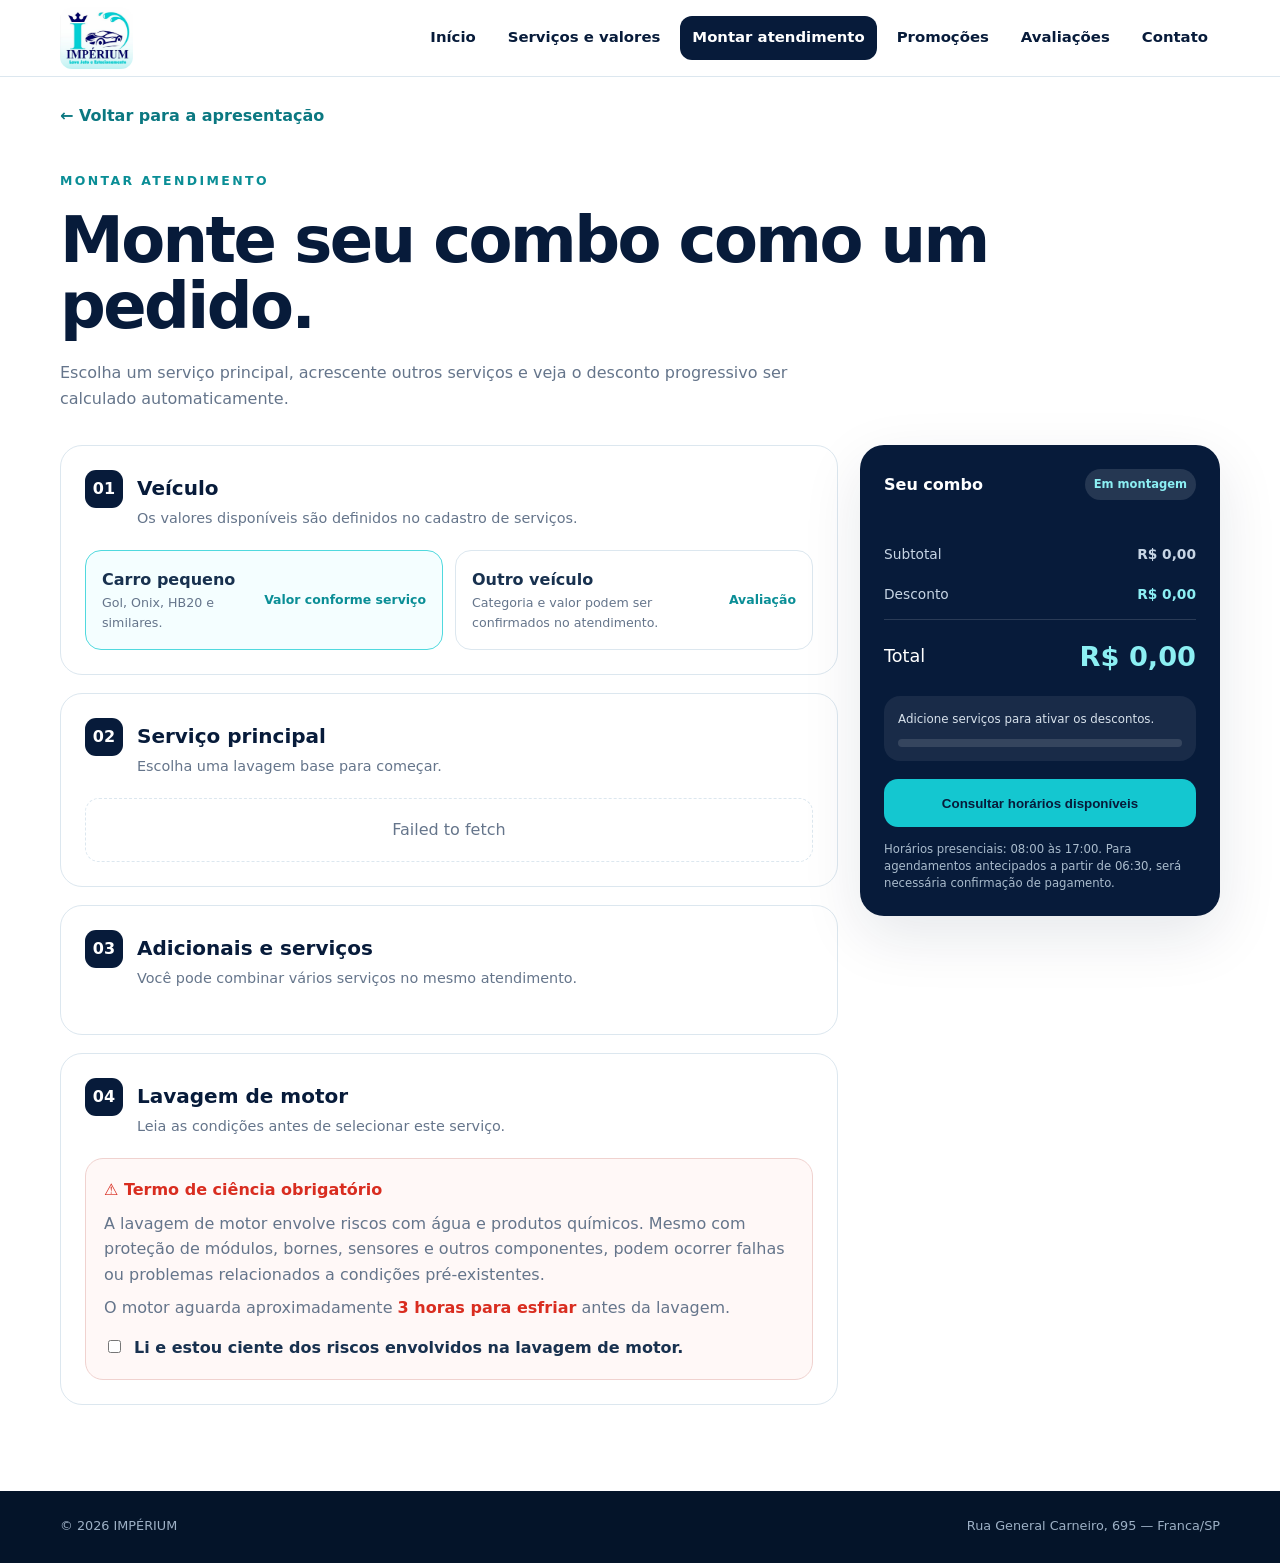
<file: montar.html>
<!DOCTYPE html><html lang="pt-BR"><head><meta charset="UTF-8"><meta name="viewport" content="width=device-width,initial-scale=1.0"><meta name="theme-color" content="#071b3a"><title>Montar atendimento | IMPÉRIUM</title><link rel="icon" href="logo-imperium.jpg"><link rel="stylesheet" href="style.css"></head><body><header class="site-header"><div class="container nav-wrap"><a class="brand" href="index.html"><img src="logo-imperium.jpg" alt="IMPÉRIUM"></a><button class="menu-toggle" type="button">☰</button><nav class="main-nav"><a href="index.html">Início</a><a href="servicos.html">Serviços e valores</a><a href="montar.html" class="nav-cta">Montar atendimento</a><a href="promocoes.html">Promoções</a><a href="index.html#avaliacoes">Avaliações</a><a href="index.html#contato">Contato</a></nav></div></header><main class="page-main"><div class="container page-back"><a href="index.html">← Voltar para a apresentação</a></div><section class="section compact-top"><div class="container"><div class="section-heading"><span class="eyebrow">MONTAR ATENDIMENTO</span><h1>Monte seu combo como um pedido.</h1><p>Escolha um serviço principal, acrescente outros serviços e veja o desconto progressivo ser calculado automaticamente.</p></div><div class="builder-layout"><div class="builder-panel"><section class="builder-block"><div class="builder-heading"><span>01</span><div><h2>Veículo</h2><p>Os valores disponíveis são definidos no cadastro de serviços.</p></div></div><div class="vehicle-options"><label class="choice-card selected"><input type="radio" name="vehicle" value="carro-pequeno" checked><span><strong>Carro pequeno</strong><small>Gol, Onix, HB20 e similares.</small></span><b>Valor conforme serviço</b></label><label class="choice-card"><input type="radio" name="vehicle" value="outra-categoria"><span><strong>Outro veículo</strong><small>Categoria e valor podem ser confirmados no atendimento.</small></span><b>Avaliação</b></label></div></section><section class="builder-block"><div class="builder-heading"><span>02</span><div><h2>Serviço principal</h2><p>Escolha uma lavagem base para começar.</p></div></div><div id="base-services" class="option-list"><span class="empty-state">Carregando serviços...</span></div></section><section class="builder-block"><div class="builder-heading"><span>03</span><div><h2>Adicionais e serviços</h2><p>Você pode combinar vários serviços no mesmo atendimento.</p></div></div><div id="addons" class="option-list"><span class="empty-state">Carregando serviços...</span></div></section><section class="builder-block warning-block" id="motor"><div class="builder-heading"><span>04</span><div><h2>Lavagem de motor</h2><p>Leia as condições antes de selecionar este serviço.</p></div></div><div class="motor-warning-box"><strong>⚠️ Termo de ciência obrigatório</strong><p id="motor-warning">A lavagem de motor envolve riscos com água e produtos químicos. Mesmo com proteção de módulos, bornes, sensores e outros componentes, podem ocorrer falhas ou problemas relacionados a condições pré-existentes.</p><p>O motor aguarda aproximadamente <strong><span id="motor-hours">3</span> horas para esfriar</strong> antes da lavagem.</p><label class="checkbox-line"><input id="motor-aware" type="checkbox"><span id="motor-checkbox-label">Li e estou ciente dos riscos envolvidos na lavagem de motor.</span></label></div></section></div><aside class="order-summary sticky-summary"><div class="summary-top"><span>Seu combo</span><span id="order-status" class="status-pill">Em montagem</span></div><div id="selected-items" class="selected-items"></div><div class="summary-row"><span>Subtotal</span><strong id="subtotal-price">R$ 0,00</strong></div><div class="summary-row discount-row"><span id="discount-label">Desconto</span><strong id="discount-value">R$ 0,00</strong></div><div class="summary-total"><span>Total</span><strong id="total-price">R$ 0,00</strong></div><div class="progress-discount"><div class="progress-copy"><span id="next-discount-message">Adicione serviços para ativar os descontos.</span><strong id="next-discount-value"></strong></div><div class="progress-track"><span id="discount-progress"></span></div></div><button id="go-scheduling" class="btn btn-primary btn-full" type="button">Consultar horários disponíveis</button><p class="summary-note">Horários presenciais: <span data-config="horario_presencial">08:00 às 17:00</span>. Para agendamentos antecipados a partir de <span data-config="horario_antecipado">06:30</span>, será necessária confirmação de pagamento.</p></aside></div></div></section></main><footer class="site-footer"><div class="container footer-wrap"><span>© <span id="year"></span> IMPÉRIUM</span><span data-config="endereco">Rua General Carneiro, 695 — Franca/SP</span></div></footer><script src="app.js"></script></body></html>
</file>
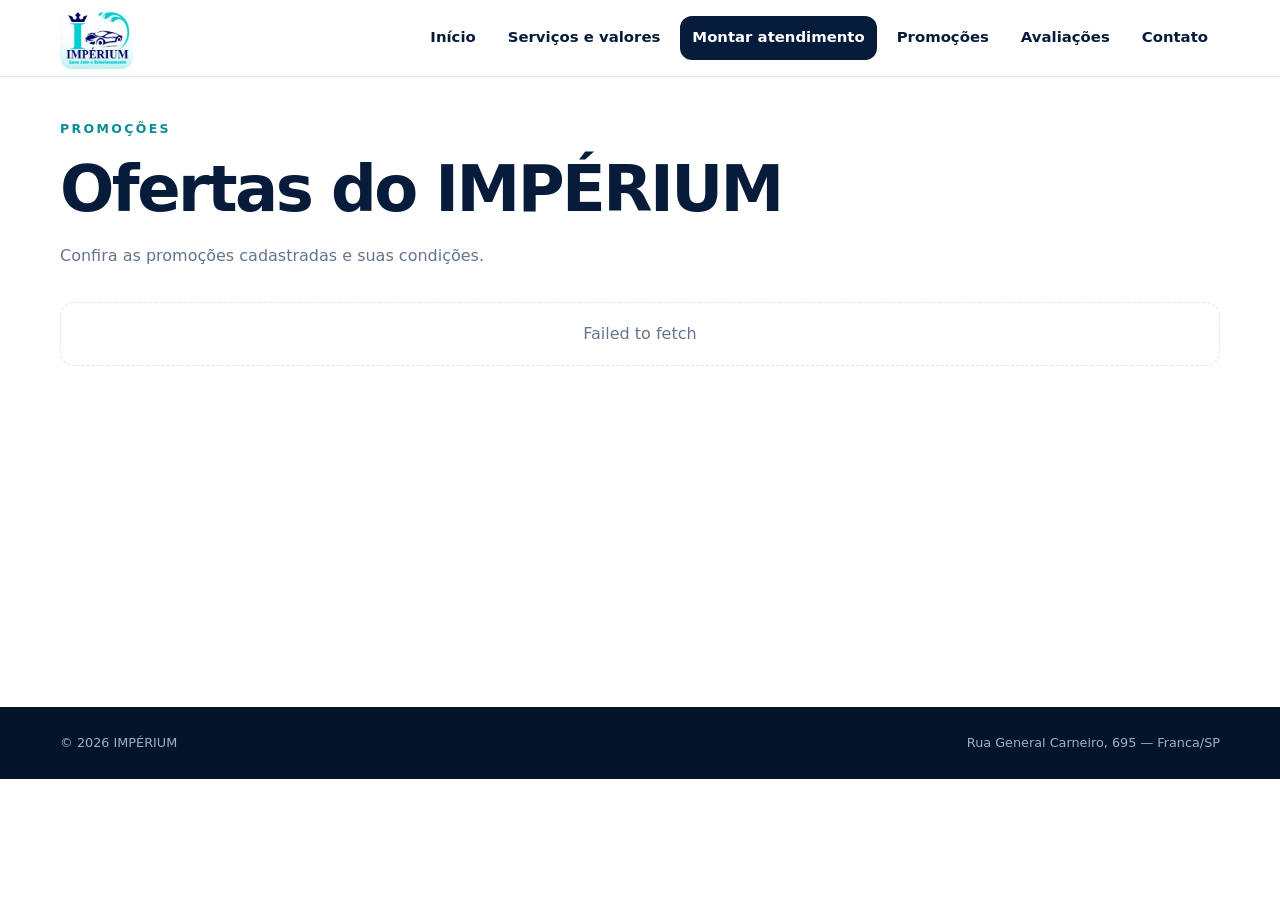
<file: promocoes.html>
<!DOCTYPE html><html lang="pt-BR"><head><meta charset="UTF-8"><meta name="viewport" content="width=device-width,initial-scale=1.0"><title>Promoções | IMPÉRIUM</title><link rel="icon" href="logo-imperium.jpg"><link rel="stylesheet" href="style.css"></head><body><header class="site-header"><div class="container nav-wrap"><a class="brand" href="index.html"><img src="logo-imperium.jpg" alt="IMPÉRIUM"></a><button class="menu-toggle" type="button">☰</button><nav class="main-nav"><a href="index.html">Início</a><a href="servicos.html">Serviços e valores</a><a href="montar.html" class="nav-cta">Montar atendimento</a><a href="promocoes.html">Promoções</a><a href="index.html#avaliacoes">Avaliações</a><a href="index.html#contato">Contato</a></nav></div></header><main class="page-main"><section class="section compact-top"><div class="container"><div class="section-heading"><span class="eyebrow">PROMOÇÕES</span><h1>Ofertas do IMPÉRIUM</h1><p>Confira as promoções cadastradas e suas condições.</p></div><div id="promotions-page" class="feature-grid"><div class="empty-state">Carregando...</div></div></div></section></main><footer class="site-footer"><div class="container footer-wrap"><span>© <span id="year"></span> IMPÉRIUM</span><span data-config="endereco">Rua General Carneiro, 695 — Franca/SP</span></div></footer><script src="app.js"></script></body></html>
</file>
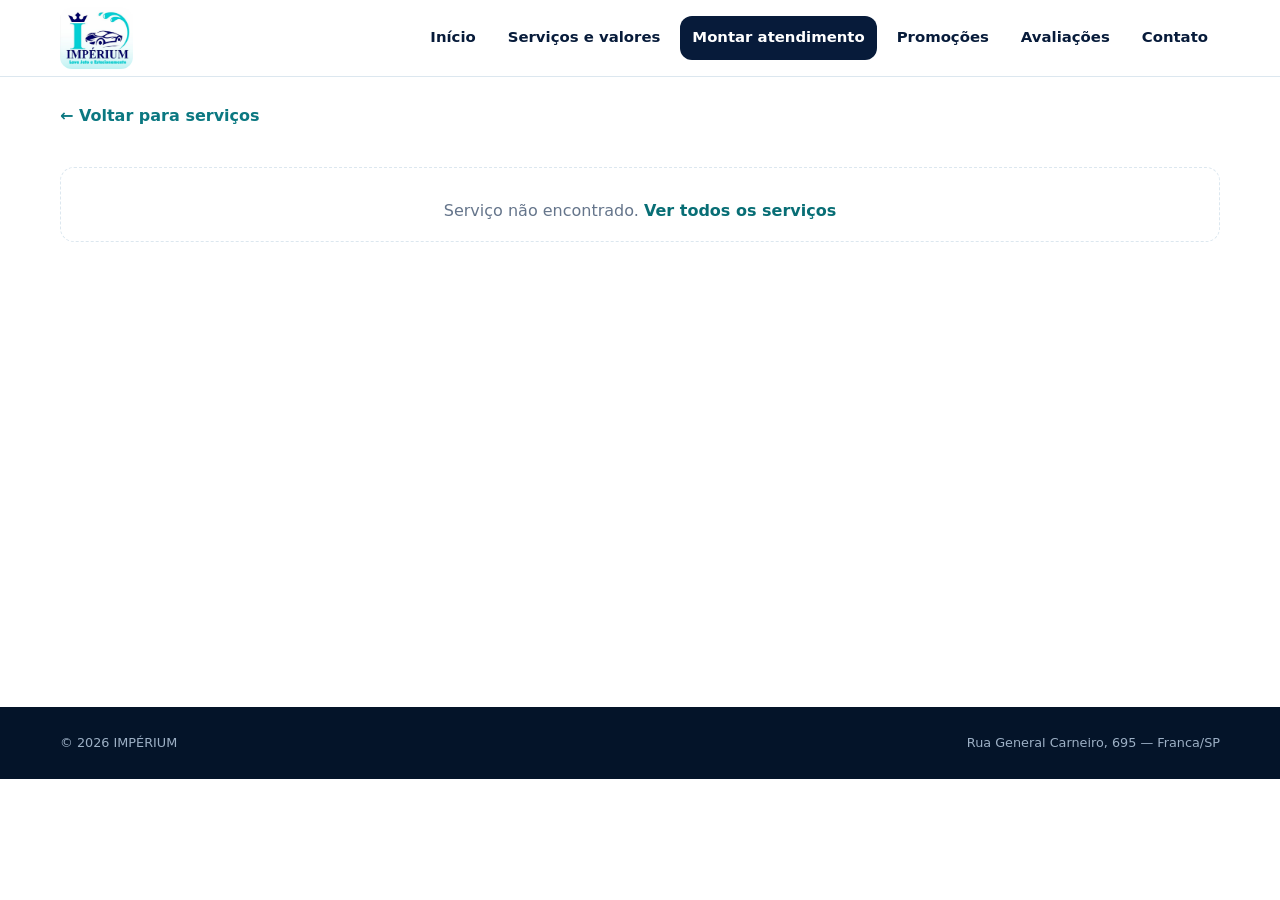
<file: servico.html>
<!doctype html>
<html lang="pt-BR">
<head>
  <meta charset="utf-8">
  <meta name="viewport" content="width=device-width,initial-scale=1">
  <meta name="theme-color" content="#071b3a">
  <title>Serviço | IMPÉRIUM</title>
  <link rel="icon" href="logo-imperium.jpg">
  <link rel="stylesheet" href="style.css">
</head>
<body>
  <header class="site-header">
    <div class="container nav-wrap">
      <a class="brand" href="index.html"><img src="logo-imperium.jpg" alt="IMPÉRIUM"></a>
      <button class="menu-toggle" type="button" aria-label="Abrir menu" aria-expanded="false">☰</button>
      <nav class="main-nav">
        <a href="index.html">Início</a><a href="servicos.html">Serviços e valores</a>
        <a href="montar.html" class="nav-cta">Montar atendimento</a><a href="promocoes.html">Promoções</a>
        <a href="index.html#avaliacoes">Avaliações</a><a href="index.html#contato">Contato</a>
      </nav>
    </div>
  </header>
  <main class="page-main">
    <div class="container page-back"><a href="servicos.html">← Voltar para serviços</a></div>
    <section class="section compact-top"><div class="container"><div id="service-detail" aria-live="polite"><div class="empty-state">Carregando serviço...</div></div></div></section>
  </main>
  <footer class="site-footer"><div class="container footer-wrap"><span>© <span id="year"></span> IMPÉRIUM</span><span data-config="endereco">Rua General Carneiro, 695 — Franca/SP</span></div></footer>
  <script src="app.js"></script>
</body>
</html>
</file>
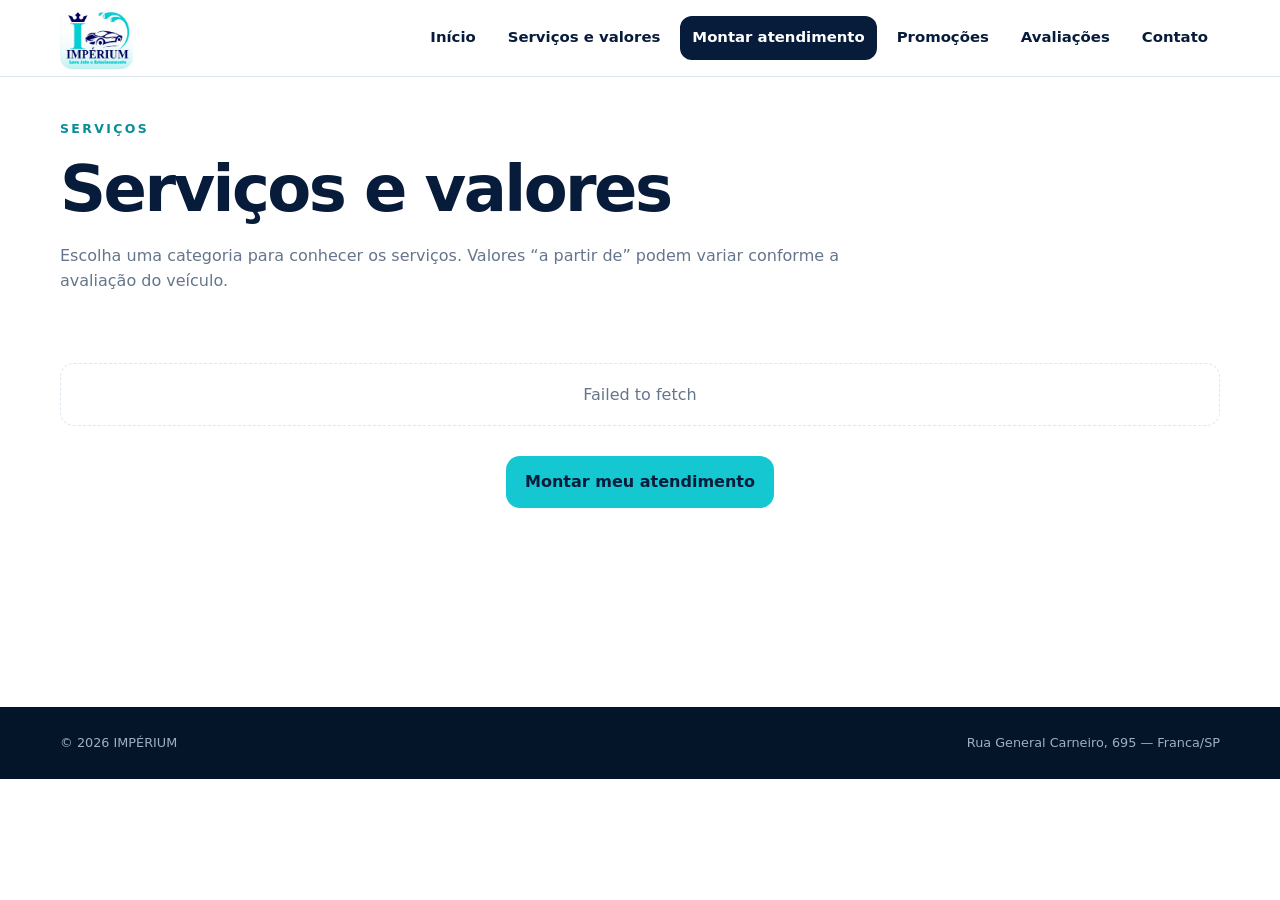
<file: servicos.html>
<!doctype html>
<html lang="pt-BR">
<head>
  <meta charset="utf-8">
  <meta name="viewport" content="width=device-width,initial-scale=1">
  <meta name="theme-color" content="#071b3a">
  <title>Serviços e valores | IMPÉRIUM</title>
  <link rel="icon" href="logo-imperium.jpg">
  <link rel="stylesheet" href="style.css">
</head>
<body>
  <header class="site-header">
    <div class="container nav-wrap">
      <a class="brand" href="index.html"><img src="logo-imperium.jpg" alt="IMPÉRIUM"></a>
      <button class="menu-toggle" type="button" aria-label="Abrir menu" aria-expanded="false">☰</button>
      <nav class="main-nav">
        <a href="index.html">Início</a><a href="servicos.html" aria-current="page">Serviços e valores</a>
        <a href="montar.html" class="nav-cta">Montar atendimento</a><a href="promocoes.html">Promoções</a>
        <a href="index.html#avaliacoes">Avaliações</a><a href="index.html#contato">Contato</a>
      </nav>
    </div>
  </header>
  <main class="page-main">
    <section class="section compact-top">
      <div class="container">
        <div class="section-heading">
          <span class="eyebrow">SERVIÇOS</span>
          <h1>Serviços e valores</h1>
          <p>Escolha uma categoria para conhecer os serviços. Valores “a partir de” podem variar conforme a avaliação do veículo.</p>
        </div>
        <div id="service-categories" class="service-categories" aria-label="Categorias de serviços" role="tablist"></div>
        <div id="services-page" class="service-catalogue" aria-live="polite">
          <div class="empty-state">Carregando serviços...</div>
        </div>
        <div class="center-action"><a class="btn btn-primary" href="montar.html">Montar meu atendimento</a></div>
      </div>
    </section>
  </main>
  <footer class="site-footer"><div class="container footer-wrap"><span>© <span id="year"></span> IMPÉRIUM</span><span data-config="endereco">Rua General Carneiro, 695 — Franca/SP</span></div></footer>
  <script src="app.js"></script>
</body>
</html>
</file>
<file: style.css>
:root{
  --navy:#071b3a;
  --navy-2:#0c2a55;
  --cyan:#14c7d0;
  --cyan-2:#8ceff3;
  --white:#fff;
  --text:#18314f;
  --muted:#65758b;
  --soft:#f3f8fb;
  --line:#dce7ef;
  --danger:#d92d20;
  --shadow:0 20px 60px rgba(7,27,58,.10);
  --radius:22px;
}
*{box-sizing:border-box}
html{scroll-behavior:smooth}
body{margin:0;font-family:Inter,system-ui,-apple-system,BlinkMacSystemFont,"Segoe UI",sans-serif;color:var(--text);background:#fff;line-height:1.6}
a{text-decoration:none;color:inherit}
img{max-width:100%;display:block}
.container{width:min(1160px,92%);margin:0 auto}
.site-header{position:sticky;top:0;z-index:50;background:rgba(255,255,255,.96);backdrop-filter:blur(12px);border-bottom:1px solid var(--line)}
.nav-wrap{min-height:76px;display:flex;align-items:center;gap:24px;justify-content:space-between}
.brand{display:flex;align-items:center;max-width:210px}
.brand img{max-height:62px;width:auto;border-radius:12px}
.main-nav{display:flex;align-items:center;gap:8px;flex-wrap:wrap;justify-content:flex-end}
.main-nav a{padding:10px 12px;border-radius:12px;font-weight:700;font-size:.93rem;color:var(--navy)}
.main-nav a:hover{background:var(--soft)}
.main-nav .nav-cta{background:var(--navy);color:#fff}
.menu-toggle{display:none;border:0;background:var(--navy);color:#fff;border-radius:12px;font-size:1.35rem;padding:9px 12px}
.hero{padding:72px 0 62px;background:radial-gradient(circle at 90% 10%,rgba(20,199,208,.18),transparent 34%),linear-gradient(180deg,#fbfdff 0%,#fff 100%)}
.hero-grid{display:grid;grid-template-columns:1.15fr .85fr;gap:50px;align-items:center}
.eyebrow{display:inline-flex;align-items:center;gap:8px;font-size:.78rem;letter-spacing:.19em;font-weight:900;color:#0a8e96;text-transform:uppercase}
.hero h1,.section-heading h1{font-size:clamp(2.2rem,5vw,4.55rem);line-height:1.03;margin:16px 0 20px;color:var(--navy);letter-spacing:-.04em}
.hero h1 span{color:#10afb8}
.hero p{font-size:1.09rem;color:var(--muted);max-width:680px}
.hero-actions,.contact-actions{display:flex;gap:12px;flex-wrap:wrap;margin-top:26px}
.btn{display:inline-flex;align-items:center;justify-content:center;min-height:48px;padding:12px 18px;border-radius:14px;font-weight:850;border:1px solid transparent;cursor:pointer;transition:.2s ease}
.btn:hover{transform:translateY(-1px)}
.btn-primary{background:var(--cyan);color:var(--navy)}
.btn-primary:hover{filter:brightness(.96)}
.btn-secondary{background:#fff;border-color:var(--line);color:var(--navy)}
.btn-dark{background:var(--navy);color:#fff}
.btn-full{width:100%}
.quick-info{display:grid;grid-template-columns:repeat(3,1fr);gap:12px;margin-top:34px}
.quick-info>div{padding:14px 15px;border:1px solid var(--line);border-radius:16px;background:#fff;box-shadow:0 8px 30px rgba(7,27,58,.05)}
.quick-info strong{display:block;color:var(--navy);font-size:.96rem}.quick-info span{display:block;color:var(--muted);font-size:.78rem;margin-top:2px}
.hero-visual{position:relative;min-height:480px;display:flex;align-items:center;justify-content:center}
.logo-frame{width:min(440px,88%);padding:20px;background:#fff;border-radius:34px;box-shadow:var(--shadow);border:1px solid var(--line)}
.logo-frame img{width:100%;border-radius:20px}
.hero-badge{position:absolute;padding:13px 16px;background:#fff;border:1px solid var(--line);border-radius:16px;box-shadow:var(--shadow);min-width:180px}
.hero-badge strong{display:block;color:var(--navy)}.hero-badge span{display:block;color:var(--muted);font-size:.78rem;line-height:1.35}.hero-badge:first-of-type{left:0;bottom:54px}.hero-badge:last-of-type{right:0;top:46px}
.section{padding:86px 0}.section-soft{background:var(--soft)}.compact-top{padding-top:38px}.section-heading{margin-bottom:34px}.section-heading h2{font-size:clamp(1.8rem,3.5vw,3rem);line-height:1.1;color:var(--navy);margin:10px 0 14px;letter-spacing:-.03em}.section-heading p{max-width:780px;color:var(--muted);margin:0}.row-heading{display:flex;align-items:flex-end;justify-content:space-between;gap:24px}.price-note,.edit-note{font-size:.83rem;color:var(--muted);max-width:320px}
.feature-grid,.process-grid,.service-grid,.discount-grid{display:grid;grid-template-columns:repeat(4,1fr);gap:18px}
.feature-card,.process-card,.service-card,.discount-card{background:#fff;border:1px solid var(--line);border-radius:var(--radius);padding:24px;box-shadow:0 8px 28px rgba(7,27,58,.04)}
.feature-card .icon{width:42px;height:42px;border-radius:12px;display:grid;place-items:center;background:rgba(20,199,208,.14);color:#05848c;font-weight:900;margin-bottom:18px}.feature-card h3,.process-card h3,.service-card h3{margin:0 0 8px;color:var(--navy)}.feature-card p,.process-card p,.service-card p{color:var(--muted);margin:0}
.process-grid{grid-template-columns:repeat(3,1fr)}.process-card{position:relative}.process-card>span{font-weight:900;color:var(--cyan);font-size:1.15rem}.process-card h3{margin-top:10px}.process-note{margin-top:20px;padding:20px 22px;border-radius:18px;background:#fff;border:1px dashed #a9c6d1}.process-note strong{color:var(--navy)}.process-note p{margin:4px 0 0;color:var(--muted)}
.service-grid{grid-template-columns:repeat(3,1fr)}.service-card strong{display:block;font-size:1.35rem;color:#0b7881;margin:10px 0}.service-card .tag,.tag{display:inline-flex;padding:6px 8px;border-radius:999px;background:#e9fbfc;color:#0a8e96;font-size:.68rem;font-weight:900;letter-spacing:.08em}.service-card.featured{border-color:#a9eef1}.warning-card{border-color:#f0d2cf}.warning-card .tag.danger,.danger{background:#fff0ee;color:var(--danger)}.warning-card small{display:block;color:#586779;margin-top:14px}.text-link{display:inline-block;margin-top:12px;color:#086e75;font-weight:850}
.center-action{display:flex;justify-content:center;margin-top:30px}
.discount-grid{grid-template-columns:repeat(4,1fr)}.discount-card{text-align:center;background:rgba(255,255,255,.7)}.discount-card strong{display:block;font-size:2.2rem;color:var(--navy)}.discount-card span{display:block;color:var(--muted);font-size:.92rem}.discount-card.highlight{background:var(--navy);border-color:var(--navy);color:#fff}.discount-card.highlight strong,.discount-card.highlight span{color:#fff}.discount-footnote{color:var(--muted);font-size:.86rem;margin-top:16px}
.motor-section{background:linear-gradient(135deg,#081a36 0%,#0e315f 100%);color:#fff}.motor-layout{display:grid;grid-template-columns:1.2fr .8fr;gap:40px;align-items:start}.motor-section h2{font-size:clamp(1.9rem,3.5vw,3rem);line-height:1.08;margin:10px 0 16px}.motor-section p{color:#d6e1ed}.notice-list{display:grid;grid-template-columns:repeat(3,1fr);gap:12px;margin-top:24px}.notice-list>div{padding:16px;border:1px solid rgba(255,255,255,.14);border-radius:16px;background:rgba(255,255,255,.06)}.notice-list strong{display:block;color:#8ceff3;font-size:1.1rem}.notice-list span{font-size:.8rem;color:#d6e1ed}.responsibility-card{background:#fff;border-radius:24px;padding:28px;color:var(--text);box-shadow:0 20px 55px rgba(0,0,0,.18)}.responsibility-card h3{font-size:1.7rem;color:var(--navy);margin:12px 0 10px}.responsibility-card p{color:var(--muted)}
.reviews-placeholder{display:flex;align-items:center;justify-content:space-between;gap:20px;padding:26px;border:1px solid var(--line);border-radius:22px;background:#fff}.review-placeholder-main .stars{display:block;letter-spacing:.16em;color:#f0b429;font-size:1.1rem}.review-placeholder-main strong{display:block;color:var(--navy);margin-top:5px}.review-placeholder-main p{color:var(--muted);margin:3px 0 0}
.contact-section{background:#071b3a;color:#fff}.contact-grid{display:grid;grid-template-columns:1fr 1fr;gap:50px}.contact-section h2{font-size:clamp(2rem,4vw,3.1rem);margin:10px 0}.contact-section p{color:#cbd7e5}.contact-list{display:grid;gap:13px}.contact-list>div{padding:15px 0;border-bottom:1px solid rgba(255,255,255,.13)}.contact-list span{display:block;color:#91a7bf;font-size:.8rem}.contact-list strong{display:block;color:#fff;margin-top:3px}.site-footer{background:#041429;color:#9db0c5}.footer-wrap{min-height:72px;display:flex;align-items:center;justify-content:space-between;gap:20px;font-size:.8rem}
.page-main{min-height:70vh}.page-back{padding-top:26px}.page-back a{font-weight:800;color:#0b7881}.builder-layout,.booking-layout{display:grid;grid-template-columns:1fr 360px;gap:22px;align-items:start}.builder-panel{display:grid;gap:18px}.builder-block,.booking-card{background:#fff;border:1px solid var(--line);border-radius:22px;padding:24px}.builder-heading{display:flex;gap:14px;align-items:flex-start;margin-bottom:20px}.builder-heading>span{width:38px;height:38px;display:grid;place-items:center;border-radius:11px;background:var(--navy);color:#fff;font-weight:900}.builder-heading h2,.booking-card h2,.booking-summary h2{margin:2px 0 3px;color:var(--navy);font-size:1.25rem}.builder-heading p{margin:0;color:var(--muted);font-size:.9rem}
.vehicle-options{display:grid;grid-template-columns:1fr 1fr;gap:12px}.choice-card{position:relative;display:grid;grid-template-columns:1fr auto;gap:12px;align-items:center;border:1px solid var(--line);border-radius:16px;padding:16px;cursor:pointer}.choice-card input{position:absolute;opacity:0}.choice-card.selected,.choice-card:has(input:checked){border-color:#50d9de;background:#f4feff}.choice-card strong,.choice-card small{display:block}.choice-card small{color:var(--muted);font-size:.79rem}.choice-card b{font-size:.78rem;color:#0a8e96}
.option-list{display:grid;gap:10px}.option-card{display:grid;grid-template-columns:auto 1fr auto;gap:14px;align-items:center;border:1px solid var(--line);border-radius:16px;padding:15px}.option-card input{accent-color:#0db9c1;width:18px;height:18px}.option-card h3{margin:0;color:var(--navy);font-size:1rem}.option-card small{display:block;color:var(--muted);font-size:.78rem;margin-top:2px}.option-card .option-price{text-align:right;font-weight:900;color:#0b7881}
.sticky-summary{position:sticky;top:96px}.order-summary,.booking-summary{background:var(--navy);color:#fff;border-radius:24px;padding:24px;box-shadow:var(--shadow)}.summary-top{display:flex;justify-content:space-between;align-items:center;gap:10px;margin-bottom:18px;font-weight:850}.status-pill{display:inline-flex;padding:6px 9px;border-radius:999px;background:rgba(20,199,208,.14);color:#0a8e96;font-size:.72rem;font-weight:900}.order-summary .status-pill,.booking-summary .status-pill{background:rgba(255,255,255,.12);color:#8ceff3}.selected-items{display:grid;gap:8px;margin-bottom:16px}.selected-item{display:flex;justify-content:space-between;gap:10px;padding:10px 0;border-bottom:1px solid rgba(255,255,255,.11)}.selected-item span{color:#d9e5ef;font-size:.82rem}.selected-item strong{white-space:nowrap}.summary-row,.summary-total{display:flex;align-items:center;justify-content:space-between;gap:20px}.summary-row{padding:9px 0;color:#c7d5e4;font-size:.86rem}.summary-total{padding-top:15px;margin-top:5px;border-top:1px solid rgba(255,255,255,.14);font-size:1.1rem}.summary-total strong{font-size:1.7rem;color:#8ceff3}.discount-row strong{color:#8ceff3}.summary-note{font-size:.73rem;color:#a9bbcc;line-height:1.45;margin:14px 0 0}.progress-discount{margin:18px 0;padding:14px;border-radius:16px;background:rgba(255,255,255,.07)}.progress-copy{display:flex;justify-content:space-between;gap:10px;font-size:.74rem;color:#d8e2ec}.progress-copy strong{color:#8ceff3;white-space:nowrap}.progress-track{height:8px;background:rgba(255,255,255,.12);border-radius:999px;margin-top:10px;overflow:hidden}.progress-track span{display:block;height:100%;width:0;background:var(--cyan);border-radius:999px;transition:.25s}
.motor-warning-box{border:1px solid #f0d2cf;background:#fff8f7;border-radius:18px;padding:18px}.motor-warning-box strong:first-child{color:var(--danger)}.motor-warning-box p{color:var(--muted);margin:8px 0}.checkbox-line{display:flex;gap:10px;align-items:flex-start;margin-top:14px;font-weight:750}.checkbox-line input{margin-top:5px;accent-color:#0db9c1}
.booking-layout{grid-template-columns:320px 1fr}.booking-summary{align-self:start;position:sticky;top:96px}.booking-summary .btn-secondary{margin-top:20px}.booking-panel{display:grid;gap:18px}.booking-card>label{display:grid;gap:7px;font-weight:800;color:var(--navy)}.booking-card input[type=date],.booking-card input[type=text],.booking-card input[type=tel]{width:100%;padding:13px 14px;border:1px solid var(--line);border-radius:13px;font:inherit;outline:none}.booking-card input:focus{border-color:#0db9c1;box-shadow:0 0 0 3px rgba(20,199,208,.1)}.booking-card small{display:block;color:var(--muted);margin-top:8px}.booking-card-head{display:flex;justify-content:space-between;gap:12px;align-items:center;margin-bottom:14px}.time-slots{display:grid;grid-template-columns:repeat(3,1fr);gap:10px}.time-slot{border:1px solid var(--line);border-radius:14px;padding:12px;background:#fff;text-align:center;cursor:pointer;font-weight:850;color:var(--navy)}.time-slot small{display:block;color:var(--muted);font-weight:600;margin:2px 0 0}.time-slot:hover,.time-slot.selected{border-color:#31cbd1;background:#f3feff}.time-slot.disabled{opacity:.45;cursor:not-allowed}.empty-state{grid-column:1/-1;color:var(--muted);padding:18px;text-align:center;border:1px dashed var(--line);border-radius:14px}.early-card{display:flex;justify-content:space-between;align-items:center;gap:18px;background:#f7fbff}.early-card p{margin:4px 0 0;color:var(--muted);font-size:.85rem}.early-pill{padding:8px 10px;background:var(--navy);border-radius:10px;color:#8ceff3;font-weight:900;white-space:nowrap}.form-grid{display:grid;grid-template-columns:1fr 1fr;gap:12px}.form-grid label{display:grid;gap:7px;color:var(--navy);font-weight:800}.advance-call{font-size:.88rem;color:var(--text)}.notice-card{background:#fbfdff}.notice-card strong{color:var(--navy)}.notice-card p{color:var(--muted);margin:5px 0 0;font-size:.88rem}.feedback{min-height:24px;font-weight:800}.feedback.success{color:#0c7c58}.feedback.error{color:var(--danger)}
@media (max-width:1020px){.main-nav{display:none;position:absolute;top:76px;left:0;right:0;background:#fff;border-bottom:1px solid var(--line);padding:12px 4%;box-shadow:0 12px 35px rgba(7,27,58,.08)}.main-nav.open{display:flex;flex-direction:column;align-items:stretch}.main-nav a{text-align:center}.menu-toggle{display:block}.hero-grid,.motor-layout,.contact-grid{grid-template-columns:1fr}.hero-visual{min-height:400px}.feature-grid{grid-template-columns:repeat(2,1fr)}.service-grid{grid-template-columns:repeat(2,1fr)}.discount-grid{grid-template-columns:repeat(2,1fr)}.builder-layout{grid-template-columns:1fr}.sticky-summary,.booking-summary{position:static}.booking-layout{grid-template-columns:1fr}}
@media (max-width:720px){.section{padding:65px 0}.hero{padding:48px 0 38px}.hero-actions .btn{width:100%}.quick-info{grid-template-columns:1fr}.hero-visual{min-height:350px}.hero-badge{position:static;margin-top:12px;min-width:0}.hero-visual{display:block}.logo-frame{margin:0 auto}.feature-grid,.process-grid,.service-grid,.discount-grid,.vehicle-options,.form-grid{grid-template-columns:1fr}.row-heading{display:block}.price-note{margin-top:8px}.notice-list{grid-template-columns:1fr}.reviews-placeholder{align-items:stretch;flex-direction:column}.time-slots{grid-template-columns:repeat(2,1fr)}.footer-wrap{flex-direction:column;justify-content:center;text-align:center;padding:14px 0}.builder-block,.booking-card,.order-summary,.booking-summary{padding:20px}}
@media (max-width:460px){.brand{max-width:155px}.brand img{max-height:52px}.hero h1{font-size:2.25rem}.time-slots{grid-template-columns:1fr}.option-card{grid-template-columns:auto 1fr}.option-card .option-price{grid-column:2;text-align:left}.hero-badge{display:block}.builder-heading{gap:10px}.builder-heading>span{width:34px;height:34px}}


/* CMS / dynamic content */
.admin-note{padding:14px 16px;border:1px solid rgba(0,210,190,.25);background:rgba(0,210,190,.07);border-radius:14px;color:#cfe9e7}
.loading{opacity:.7}
.time-slot.disabled{opacity:.45;cursor:not-allowed}
.booking-confirmed{padding:18px;border-radius:16px;background:rgba(0,190,150,.10);border:1px solid rgba(0,190,150,.25)}
.config-list{display:grid;gap:16px}
.config-card{padding:20px;border:1px solid #263247;border-radius:18px;background:#0b1930}
.config-card h3{margin-top:0}
.admin-table{width:100%;border-collapse:collapse}
.admin-table th,.admin-table td{padding:10px;border-bottom:1px solid #27344a;text-align:left}
@media(max-width:800px){.admin-table{font-size:13px}.admin-table th,.admin-table td{padding:8px}}

/* Catálogo e página dinâmica de serviços */
.service-categories{display:flex;gap:10px;overflow-x:auto;padding:2px 2px 13px;margin:-4px -2px 24px;scrollbar-width:thin}
.category-pill{appearance:none;flex:0 0 auto;border:1px solid var(--line);background:#fff;color:var(--navy);border-radius:999px;padding:10px 15px;font:800 .86rem/1 Inter,system-ui,sans-serif;cursor:pointer;transition:.2s ease}
.category-pill:hover,.category-pill.active{background:var(--navy);border-color:var(--navy);color:#fff}
.service-catalogue{display:grid;grid-template-columns:repeat(2,minmax(0,1fr));gap:16px}
.service-compact-card{display:grid;grid-template-columns:112px minmax(0,1fr);overflow:hidden;min-height:174px;background:#fff;border:1px solid var(--line);border-radius:20px;box-shadow:0 8px 24px rgba(7,27,58,.045)}
.service-compact-image{position:relative;min-height:100%;background:linear-gradient(145deg,#07214a,#0b7f8c)}
.service-compact-image img{width:100%;height:100%;object-fit:cover}
.service-compact-image:not(:has(img))::after{content:"";position:absolute;inset:0;background:radial-gradient(circle at 75% 22%,rgba(140,239,243,.72),transparent 28%),linear-gradient(155deg,transparent 45%,rgba(255,255,255,.15) 46% 52%,transparent 53%)}
.service-compact-content{display:flex;flex-direction:column;align-items:flex-start;padding:17px 18px}
.service-compact-content h2{margin:8px 0 3px;color:var(--navy);font-size:1.13rem;line-height:1.18}
.service-compact-content p{margin:0;color:var(--muted);font-size:.84rem;line-height:1.45;display:-webkit-box;-webkit-line-clamp:2;-webkit-box-orient:vertical;overflow:hidden}
.service-meta{display:flex;align-items:center;gap:12px;margin:10px 0 13px;font-size:.82rem;color:var(--muted)}
.service-price{font-weight:900;color:#087880;font-size:1rem}.service-meta span+span{border-left:1px solid var(--line);padding-left:12px}
.service-card-actions{display:flex;align-items:center;gap:11px;margin-top:auto}.service-card-actions .text-link{margin:0}.service-card-actions .btn{min-height:38px;padding:8px 12px;border-radius:11px;font-size:.8rem}
.service-detail-layout{display:grid;grid-template-columns:minmax(0,1fr) 340px;gap:25px;align-items:start}.service-detail-main,.service-detail-aside{border:1px solid var(--line);border-radius:24px;background:#fff;padding:28px}.service-detail-main h1{margin:12px 0 8px;color:var(--navy);font-size:clamp(2rem,4vw,3.4rem);line-height:1.08;letter-spacing:-.04em}.service-detail-summary{color:var(--muted);font-size:1.04rem;margin:0 0 24px}.service-detail-image{width:100%;aspect-ratio:16/7;object-fit:cover;border-radius:17px;margin:0 0 25px}.service-detail-main h2{font-size:1.24rem;color:var(--navy);margin:26px 0 8px}.service-detail-main p{color:var(--muted)}.included-list{display:grid;gap:8px;padding:0;margin:13px 0 0;list-style:none}.included-list li{position:relative;padding-left:28px;color:var(--text)}.included-list li::before{content:"✓";position:absolute;left:0;top:1px;display:grid;place-items:center;width:19px;height:19px;border-radius:50%;background:#e9fbfc;color:#0a8e96;font-size:.75rem;font-weight:900}.service-detail-aside{position:sticky;top:96px;background:var(--navy);color:#fff}.service-detail-aside .tag{background:rgba(255,255,255,.13);color:#8ceff3}.service-detail-aside .service-price{display:block;color:#8ceff3;font-size:2rem;line-height:1.15;margin:14px 0 3px}.service-detail-aside .service-duration{color:#c7d5e4;font-size:.9rem;margin:0 0 20px}.service-detail-aside .btn{margin-top:8px}.service-detail-aside small{display:block;color:#b8c9d9;margin-top:13px;font-size:.75rem;line-height:1.4}
.option-card-body{min-width:0}.option-card-actions{display:flex;gap:8px;align-items:center}.option-card-actions a{font-size:.76rem;color:#0a7a82;font-weight:850;white-space:nowrap}.option-card .tag{margin-bottom:4px;font-size:.6rem}.option-card .option-price small{white-space:nowrap}.builder-block.hidden-by-app{display:none}
@media (max-width:720px){.service-catalogue{display:flex;overflow-x:auto;gap:13px;margin:0 -4%;padding:2px 4% 16px;scroll-snap-type:x mandatory}.service-compact-card{flex:0 0 min(87vw,340px);grid-template-columns:96px minmax(0,1fr);scroll-snap-align:start}.service-compact-content{padding:15px}.service-detail-layout{grid-template-columns:1fr}.service-detail-main,.service-detail-aside{padding:21px}.service-detail-aside{position:static}.service-detail-image{aspect-ratio:16/9}.service-categories{margin-right:-4%;padding-right:4%}}
</file>
